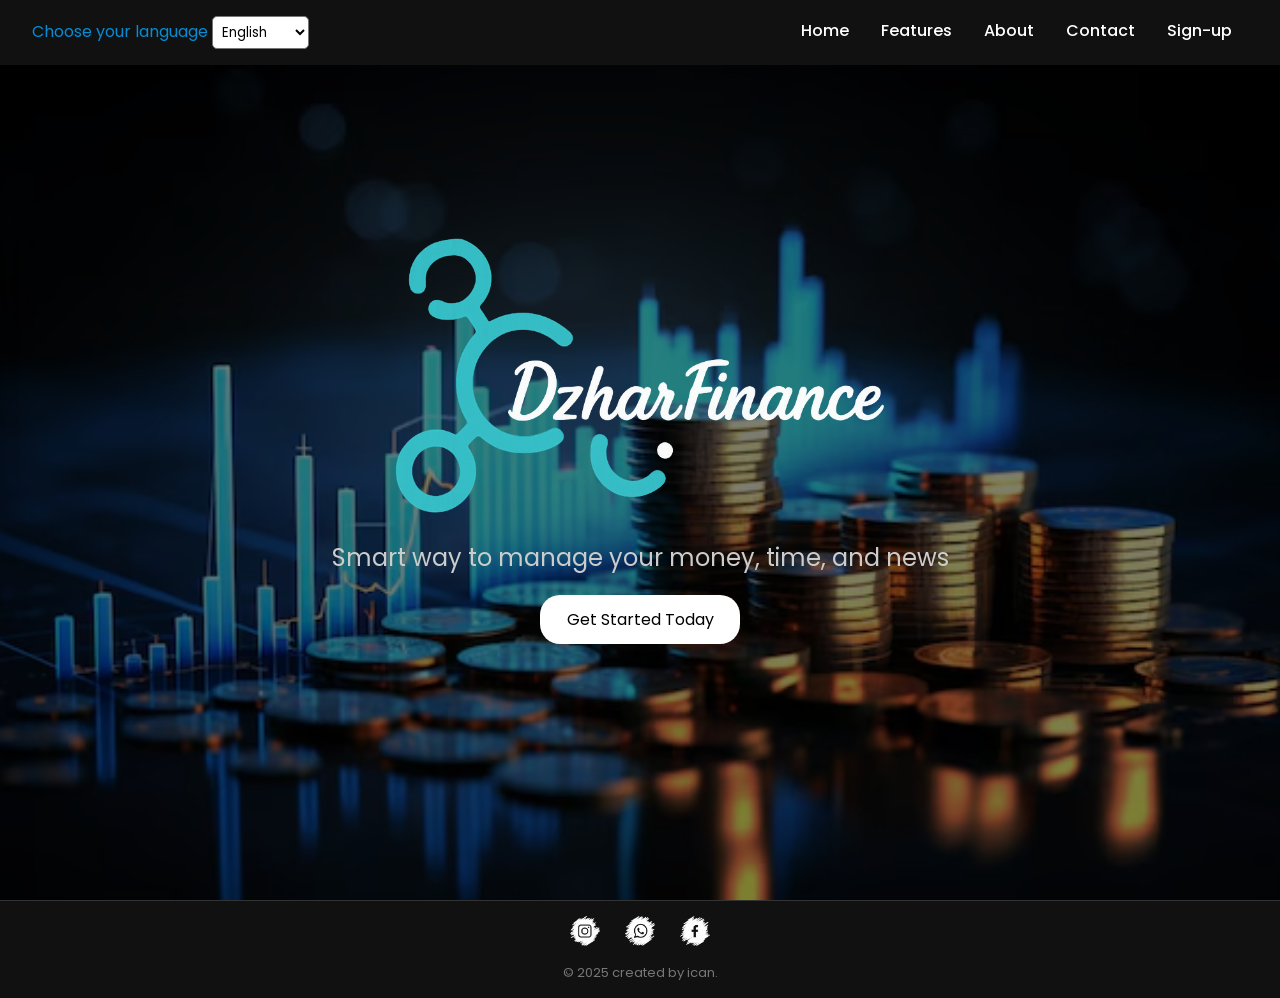
<file: index.html>
<!DOCTYPE html>
<html lang="en">
  <head>
    <meta charset="UTF-8" />
    <meta name="viewport" content="width=device-width, initial-scale=1.0"/>
    <link rel="icon" type="png" href="assets/mk.png" sizes="64x64">
    <title>DzharFinance</title>
    <link href="https://fonts.googleapis.com/css2?family=Material+Symbols+Outlined" rel="stylesheet" />
    <link href="https://fonts.googleapis.com/icon?family=Material+Icons" rel="stylesheet">
    <link href="https://fonts.googleapis.com/css2?family=Poppins:wght@400;500;600;700&display=swap" rel="stylesheet">
    <link rel="stylesheet" href="css/style.css" />
  </head>

  <body>
    <header class="topbar">
      <div class="language-select">
      <label for="language" id="choose">Choose your language</label>
        <select id="languageSelector">
            <option value="English">English</option>
            <option value="Indonesia">Indonesia</option>
        </select>
      </div>
      <nav class="nav-links" id="navLinks">
        <a href="#heroSection" id="home">Home</a>
        <a href="#scroll" id="fiturr">Features</a>
        <a href="#can" id="aboutt">About</a>
        <a href="#apps" id="contact">Contact</a>
        <a href="html/register.html" class="sign-in" id="btnSignIn">Sign-up</a>
      </nav>
      <div class="burger" id="burger">
        <div class="line1"></div>
        <div class="line2"></div>
        <div class="line3"></div>
      </div>
    </header>

  <section id="heroSection" class="hero" >
    <div class="overlay"></div>
      <div  class="hero-content">
        <figure>
          <img src="assets/logooo.png" alt="logo">
          <figcaption class="tagline" id="subText">Smart way to manage your money, time, and news</figcaption>
        </figure>
        <a href="html/login.html" class="btn-link" id="btnLink">Get Started Today</a>
      </div>
  </section>

  <section id="whyChoose" class="login-hidden hidden" >
    <div class="content">
      <div class="why-container">
        <div class="why-left">
          <h2 id="whyText">Why Choose DzharFinance?</h2>
          <p id="contentText">
            Empower your financial decisions with <b>DzharFinance</b> — the smart solution for managing your money, time, and staying updated with the latest news.
            <br>
            Our innovative platform integrates accounting tools with real-time news updates and time management features, ensuring you have everything you need at your fingertips.
            <br>
            Whether you're an individual or a business owner, our tailored services help you simplify your financial life and make informed decisions with confidence.
          </p>
        </div>
        <div class="why-right">
         <video autoplay muted loop playsinline>
          <source src="assets/hihi.mp4" type="video/mp4" />
        Your browser does not support the video tag.
        </video>
      </div>
      </div>

      <h1 id="scroll"></h1>
      <h2 class="textfitur" id="fitur">Feature</h2>
       <div class="features">
        <div class="feature-card">
          <span class="material-symbols-outlined">savings</span>
          <a id="a" href="html/dashboard.html"><h3>Manage Finances</h3></a>
          <p id="b">Record your expenses and income for better control.</p>
        </div>
        <div class="feature-card">
          <span class="material-symbols-outlined">schedule</span>
          <a id="c" href="html/reminder.html"><h3>Time Management</h3></a>
          <p id="d">Manage your daily schedule and routines with ease.</p>
        </div>
        <div class="feature-card">
          <span class="material-symbols-outlined">cloud</span>
          <a id="e" href="html/weather.html"><h3>Weather Updates</h3></a>
          <p id="f">See daily weather forecasts directly from your dashboard.</p>
        </div>
        <div class="feature-card">
          <span class="material-symbols-outlined">newspaper</span>
          <a id="g" href="html/news.html"><h3>Latest News</h3></a>
          <p id="h">Get relevant, up-to-date news every day.</p>
        </div>
      </div>
  
      <div id="About" class="login-hidden hidden">
        <div class="about-container">
          <div class="about-img">
            <img src="assets/seiha.png" alt="About DzharFinance" />
          </div>
          <div class="about-text">
            <h2 id="can">About</h2>
            <p id="aboutText">
              <b>DzharFinance</b> was created for you who want a more organized and efficient life.<br>
              Here, you can record expenses, manage your schedule, and even see the latest weather and news updates — all in one simple web app with a cool look.<br>
              It's perfect for students, university students, freelancers, or anyone who wants a more structured life. Let's start managing your life with <b>DzharFinance</b>!
            </p>
          </div>
        </div>

      <button id="logoutBtn" class="hidden">Logout</button>
      </div>
    </div>
  </section>


<footer class="app-footer">
  <div class="social-apps" id="apps">
    <a href="https://www.instagram.com/dzhar.hrahap" target="_blank">
      <img src="assets/ig.png" alt="Instagram" class="icon-app" />
    </a>
    <a href="https://wa.me/628123456789?text=Halo%20saya%20ingin%20bertanya" target="_blank">
      <img src="assets/wa.png" alt="WhatsApp" class="icon-app" />
    </a>
    <a href="https://www.facebook.com/izhar.syafawi.harahap" target="_blank">
      <img src="assets/fb.png" alt="Facebook" class="icon-app" />
    </a>
  </div>
  <div class="copyright">
    &copy; 2025 created by ican.
  </div>
</footer>

  <!-- Loading Screen -->
  <div id="loadingScreen" class="loading-screen hidden">
    <video id="loadingVideo" autoplay muted>
      <source src="assets/vvid.mp4" type="video/mp4" />
    </video>
    <span class="loading-text">Loading...</span>
  </div>
  <script src="js/script.js"></script>

</body>
</html>
</file>
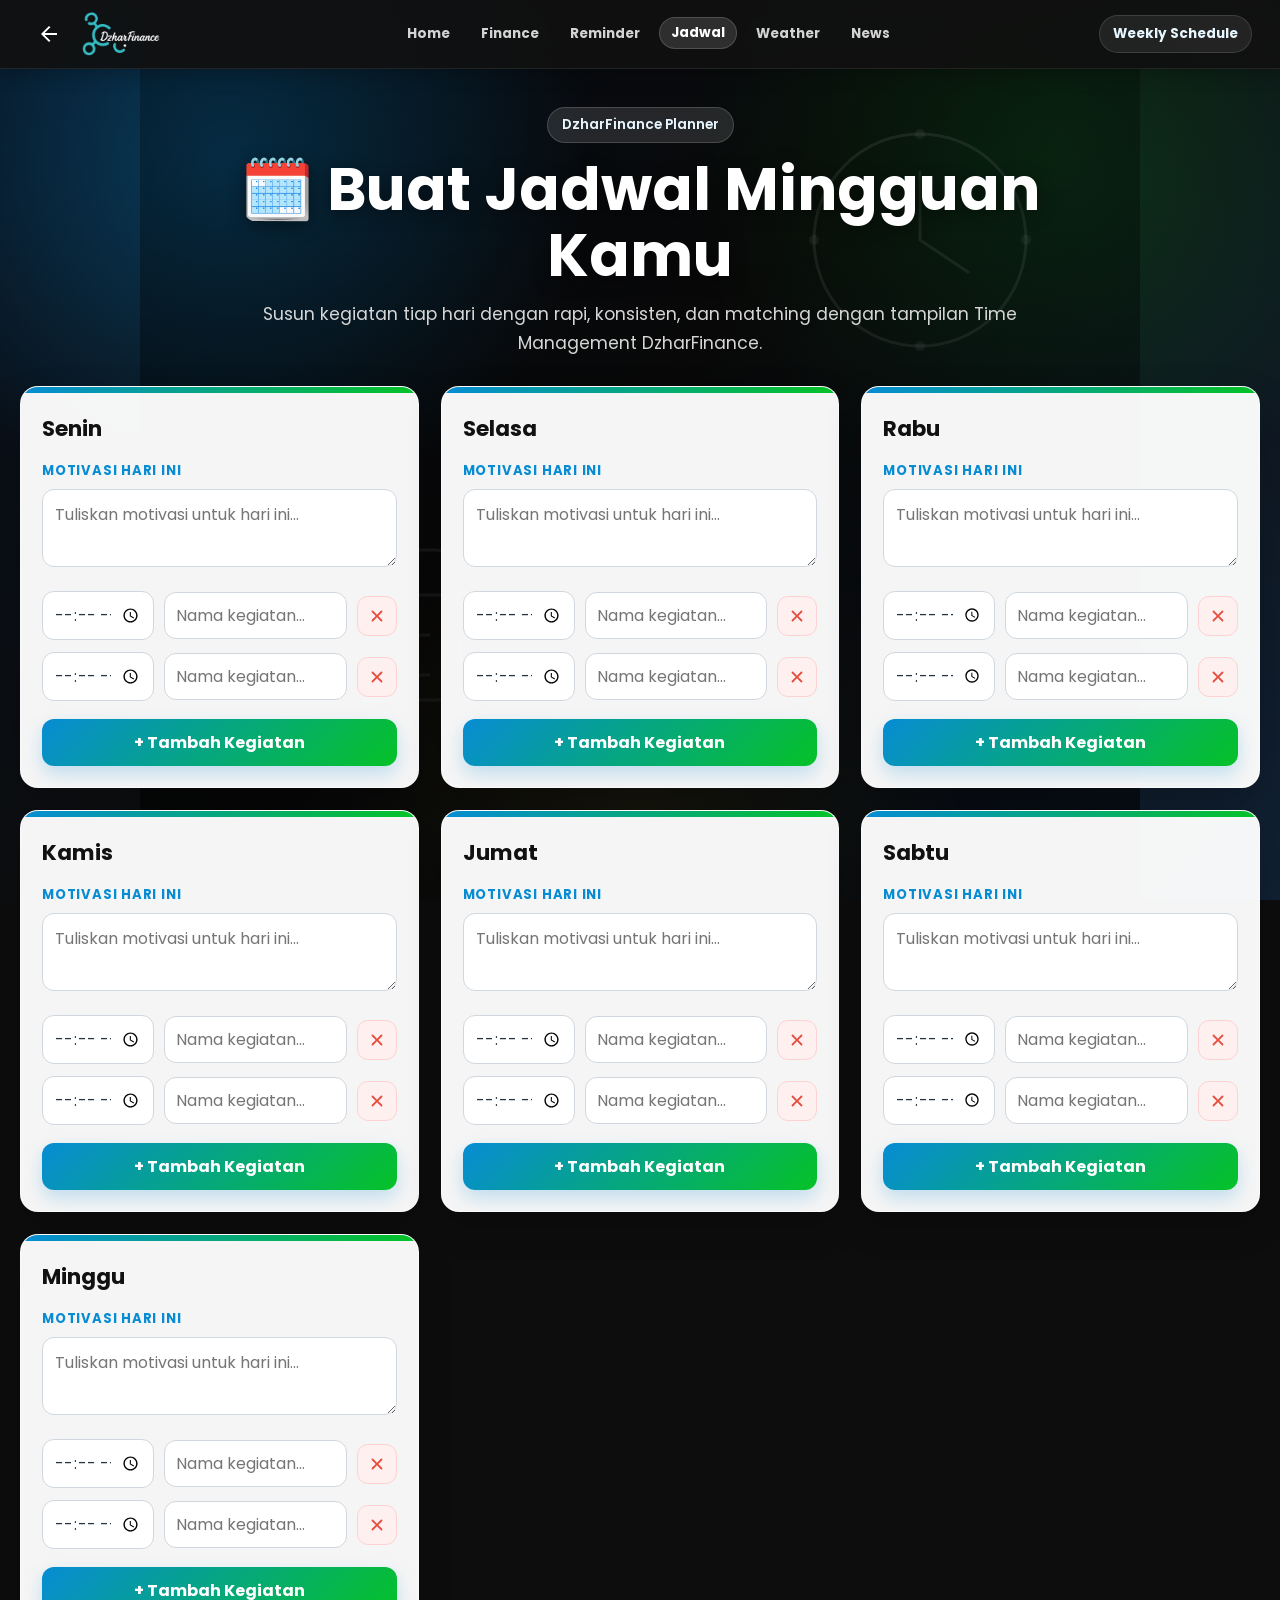
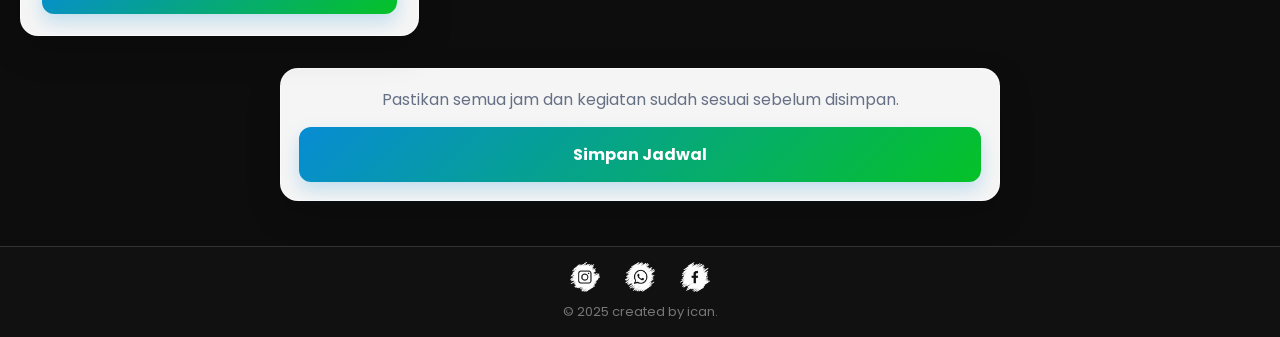
<file: html/jadwal.html>
<!DOCTYPE html>
<html lang="id">
<head>
  <meta charset="UTF-8" />
  <meta name="viewport" content="width=device-width, initial-scale=1.0" />
  <link rel="icon" type="image/png" href="../assets/mk.png" sizes="64x64">
  <title>DzharFinance - Jadwal Mingguan</title>

  <link rel="preconnect" href="https://fonts.googleapis.com">
  <link rel="preconnect" href="https://fonts.gstatic.com" crossorigin>
  <link href="https://fonts.googleapis.com/css2?family=Poppins:wght@400;500;600;700&display=swap" rel="stylesheet">
  <link rel="stylesheet" href="../css/jadwal.css" />
</head>
<body>
  <header class="dashboard-topbar">
    <div class="logo">
      <a href="reminder.html" class="back-btn" aria-label="Kembali ke reminder">
        <img src="../assets/arrow.png" alt="back">
      </a>
      <img src="../assets/logooo.png" alt="DzharFinance Logo" class="dashboard-logo">
    </div>
    <nav class="app-nav" aria-label="Navigasi halaman">
      <a href="../index.html">Home</a>
      <a href="dashboard.html">Finance</a>
      <a href="reminder.html">Reminder</a>
      <a href="jadwal.html" class="active">Jadwal</a>
      <a href="weather.html">Weather</a>
      <a href="news.html">News</a>
    </nav>
    <span class="topbar-badge">Weekly Schedule</span>
  </header>

  <nav class="mobile-bottom-nav" aria-label="Navigasi mobile">
    <a href="../index.html"><span>🏠</span><small>Home</small></a>
    <a href="dashboard.html"><span>💰</span><small>Finance</small></a>
    <a href="reminder.html"><span>⏰</span><small>Reminder</small></a>
    <a href="jadwal.html" class="active"><span>🗓️</span><small>Jadwal</small></a>
    <a href="weather.html"><span>☁️</span><small>Weather</small></a>
    <a href="news.html"><span>📰</span><small>News</small></a>
  </nav>


  <main class="container">
    <section class="jadwal-hero">
      <span class="hero-badge">DzharFinance Planner</span>
      <h1>🗓️ Buat Jadwal Mingguan Kamu</h1>
      <p>Susun kegiatan tiap hari dengan rapi, konsisten, dan matching dengan tampilan Time Management DzharFinance.</p>
    </section>

    <form id="jadwalForm" class="jadwal-form">
      <div class="hari-wrapper" id="hariWrapper"></div>

      <div class="save-panel">
        <p>Pastikan semua jam dan kegiatan sudah sesuai sebelum disimpan.</p>
        <button type="submit" class="btn-simpan" id="saveScheduleBtn">Simpan Jadwal</button>
      </div>
    </form>

    <div id="hasilTampilan"></div>
  </main>

  <div id="customPopup" class="popup-overlay hidden" aria-hidden="true">
    <div class="popup-content" role="dialog" aria-modal="true">
      <div id="popupIcon" class="popup-icon">✅</div>
      <h3 id="popupTitle">Berhasil</h3>
      <p id="popupMessage">Jadwal berhasil disimpan!</p>
      <button id="popupButton" class="popup-btn" type="button">OK</button>
    </div>
  </div>

  <footer class="app-footer">
    <div class="social-apps">
      <a href="https://www.instagram.com/dzhar.hrahap" target="_blank" rel="noopener noreferrer">
        <img src="../assets/ig.png" alt="Instagram" class="icon-app" />
      </a>
      <a href="https://wa.me/628123456789?text=Halo%20saya%20ingin%20bertanya" target="_blank" rel="noopener noreferrer">
        <img src="../assets/wa.png" alt="WhatsApp" class="icon-app" />
      </a>
      <a href="https://www.facebook.com/izhar.syafawi.harahap" target="_blank" rel="noopener noreferrer">
        <img src="../assets/fb.png" alt="Facebook" class="icon-app" />
      </a>
    </div>
    <div class="copyright">
      &copy; 2025 created by ican.
    </div>
  </footer>

  <script src="../js/jadwal.js"></script>
</body>
</html>
</file>
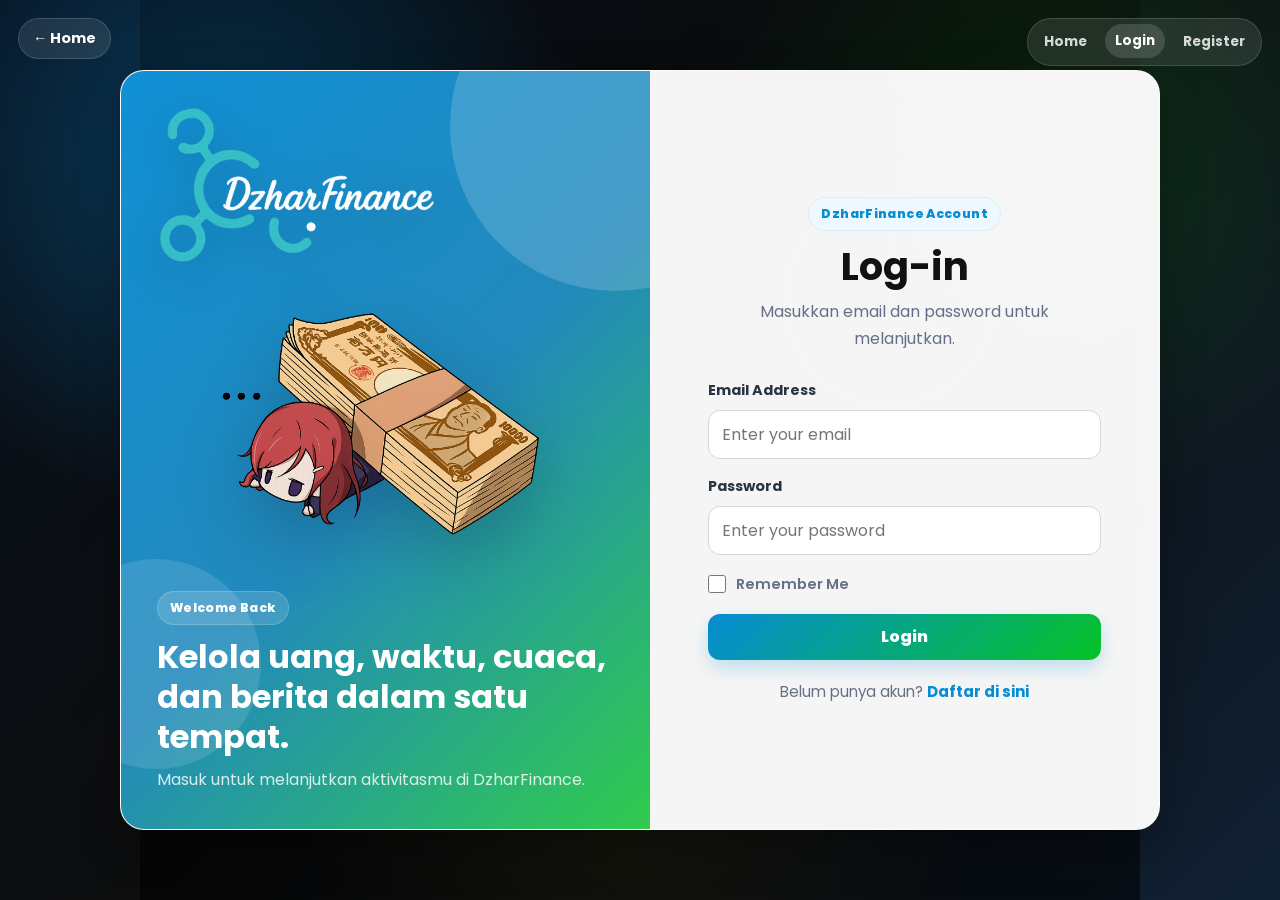
<file: html/login.html>
<!DOCTYPE html>
<html lang="id">
<head>
  <meta charset="UTF-8" />
  <meta name="viewport" content="width=device-width, initial-scale=1.0" />
  <link rel="icon" type="image/png" href="../assets/mk.png" sizes="64x64">
  <title>DzharFinance - Login</title>

  <link rel="preconnect" href="https://fonts.googleapis.com">
  <link rel="preconnect" href="https://fonts.gstatic.com" crossorigin>
  <link href="https://fonts.googleapis.com/css2?family=Poppins:wght@400;500;600;700&display=swap" rel="stylesheet">
  <link rel="stylesheet" href="../css/login.css" />
</head>
<body>
  <main class="auth-page">
    <a href="../index.html" class="home-link" aria-label="Kembali ke homepage">← Home</a>
    <nav class="auth-nav" aria-label="Navigasi auth">
      <a href="../index.html">Home</a>
      <a href="login.html" class="active">Login</a>
      <a href="register.html">Register</a>
    </nav>

    <section class="auth-container">
      <aside class="auth-left">
        <img src="../assets/logooo.png" alt="DzharFinance Logo" class="auth-logo">
        <div class="illustration-wrap">
          <img src="../assets/img.png" alt="Ilustrasi login DzharFinance" class="auth-illustration">
        </div>
        <div class="auth-copy">
          <span>Welcome Back</span>
          <h1>Kelola uang, waktu, cuaca, dan berita dalam satu tempat.</h1>
          <p>Masuk untuk melanjutkan aktivitasmu di DzharFinance.</p>
        </div>
      </aside>

      <section class="auth-right">
        <div class="mobile-brand">
          <img src="../assets/logooo.png" alt="DzharFinance Logo">
        </div>

        <span class="auth-badge">DzharFinance Account</span>
        <h2>Log-in</h2>
        <p class="auth-subtitle">Masukkan email dan password untuk melanjutkan.</p>

        <form id="loginForm">
          <label for="email">Email Address</label>
          <input type="email" id="email" placeholder="Enter your email" required autocomplete="email" />

          <label for="password">Password</label>
          <input type="password" id="password" placeholder="Enter your password" required autocomplete="current-password" />

          <div class="remember">
            <input type="checkbox" id="remember" />
            <label for="remember">Remember Me</label>
          </div>

          <button type="submit" id="loginBtn">Login</button>
        </form>

        <p class="register-link">
          Belum punya akun? <a href="register.html"><b>Daftar di sini</b></a>
        </p>
      </section>
    </section>
  </main>

  <script src="../js/login.js"></script>
</body>
</html>
</file>
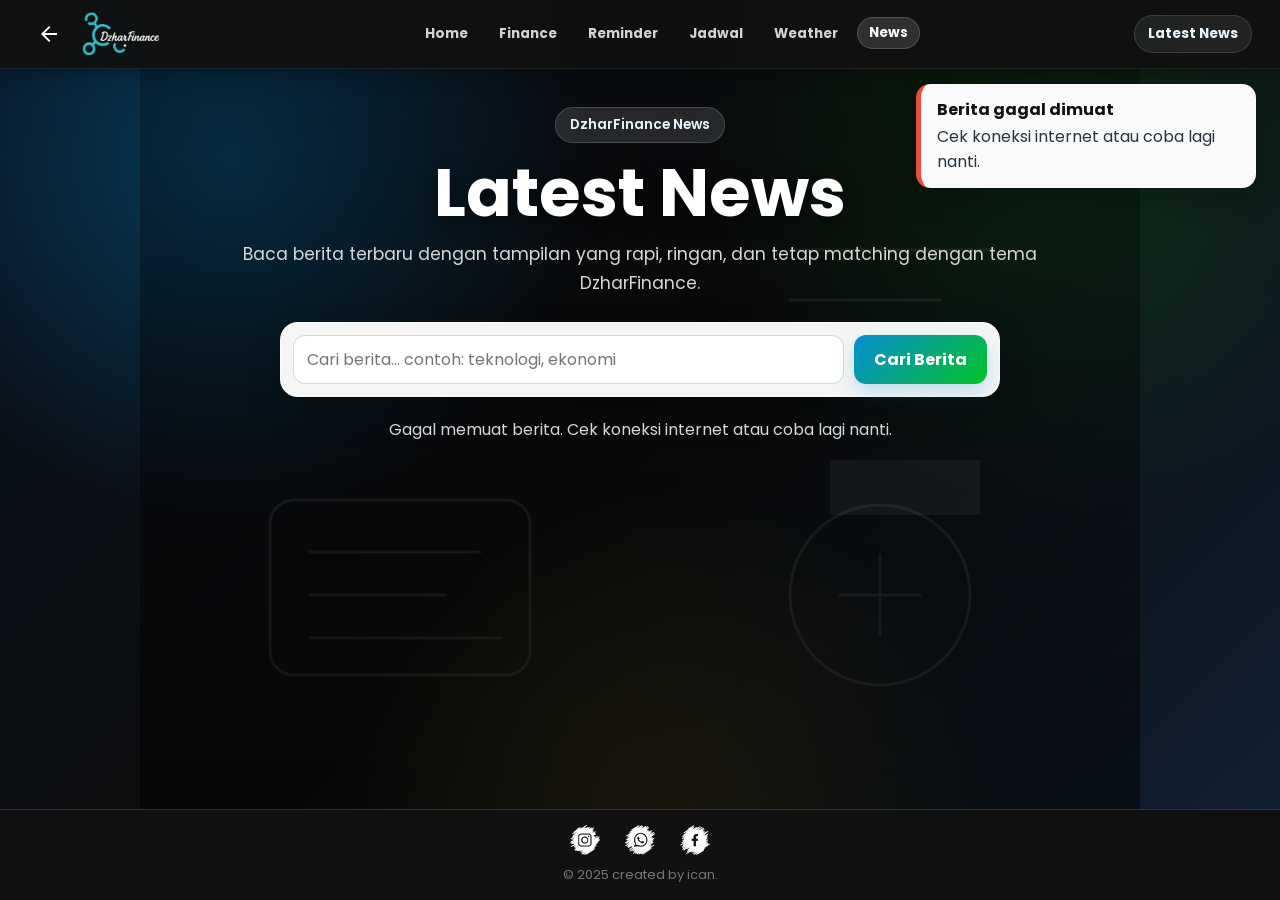
<file: html/news.html>
<!DOCTYPE html>
<html lang="id">
<head>
  <meta charset="UTF-8" />
  <meta name="viewport" content="width=device-width, initial-scale=1.0" />
  <link rel="icon" type="image/png" href="../assets/mk.png" sizes="64x64">
  <title>DzharFinance - Latest News</title>

  <link rel="preconnect" href="https://fonts.googleapis.com">
  <link rel="preconnect" href="https://fonts.gstatic.com" crossorigin>
  <link href="https://fonts.googleapis.com/css2?family=Poppins:wght@400;500;600;700&display=swap" rel="stylesheet">
  <link rel="stylesheet" href="../css/news.css">
</head>
<body>
  <header class="dashboard-topbar">
    <div class="logo">
      <a href="../index.html" class="back-btn" aria-label="Kembali ke homepage">
        <img src="../assets/arrow.png" alt="back">
      </a>
      <img src="../assets/logooo.png" alt="DzharFinance Logo" class="dashboard-logo">
    </div>
    <nav class="app-nav" aria-label="Navigasi halaman">
      <a href="../index.html">Home</a>
      <a href="dashboard.html">Finance</a>
      <a href="reminder.html">Reminder</a>
      <a href="jadwal.html">Jadwal</a>
      <a href="weather.html">Weather</a>
      <a href="news.html" class="active">News</a>
    </nav>
    <span class="topbar-badge">Latest News</span>
  </header>

  <nav class="mobile-bottom-nav" aria-label="Navigasi mobile">
    <a href="../index.html"><span>🏠</span><small>Home</small></a>
    <a href="dashboard.html"><span>💰</span><small>Finance</small></a>
    <a href="reminder.html"><span>⏰</span><small>Reminder</small></a>
    <a href="jadwal.html"><span>🗓️</span><small>Jadwal</small></a>
    <a href="weather.html"><span>☁️</span><small>Weather</small></a>
    <a href="news.html" class="active"><span>📰</span><small>News</small></a>
  </nav>


  <main class="news-page">
    <section class="news-hero">
      <span class="hero-badge">DzharFinance News</span>
      <h1>Latest News</h1>
      <p>Baca berita terbaru dengan tampilan yang rapi, ringan, dan tetap matching dengan tema DzharFinance.</p>
    </section>

    <form class="news-search" id="newsSearchForm">
      <input type="text" id="search-input" placeholder="Cari berita... contoh: teknologi, ekonomi" autocomplete="off">
      <button type="submit" id="searchBtn">Cari Berita</button>
    </form>

    <section class="news-status" id="newsStatus" aria-live="polite"></section>

    <section id="news-container" class="news-grid" aria-label="Daftar berita"></section>

    <div id="loading-spinner" aria-label="Memuat berita"></div>
  </main>

  <footer class="app-footer">
    <div class="social-apps">
      <a href="https://www.instagram.com/dzhar.hrahap" target="_blank" rel="noopener noreferrer">
        <img src="../assets/ig.png" alt="Instagram" class="icon-app" />
      </a>
      <a href="https://wa.me/628123456789?text=Halo%20saya%20ingin%20bertanya" target="_blank" rel="noopener noreferrer">
        <img src="../assets/wa.png" alt="WhatsApp" class="icon-app" />
      </a>
      <a href="https://www.facebook.com/izhar.syafawi.harahap" target="_blank" rel="noopener noreferrer">
        <img src="../assets/fb.png" alt="Facebook" class="icon-app" />
      </a>
    </div>
    <div class="copyright">
      &copy; 2025 created by ican.
    </div>
  </footer>

  <script src="../js/news.js"></script>
</body>
</html>
</file>
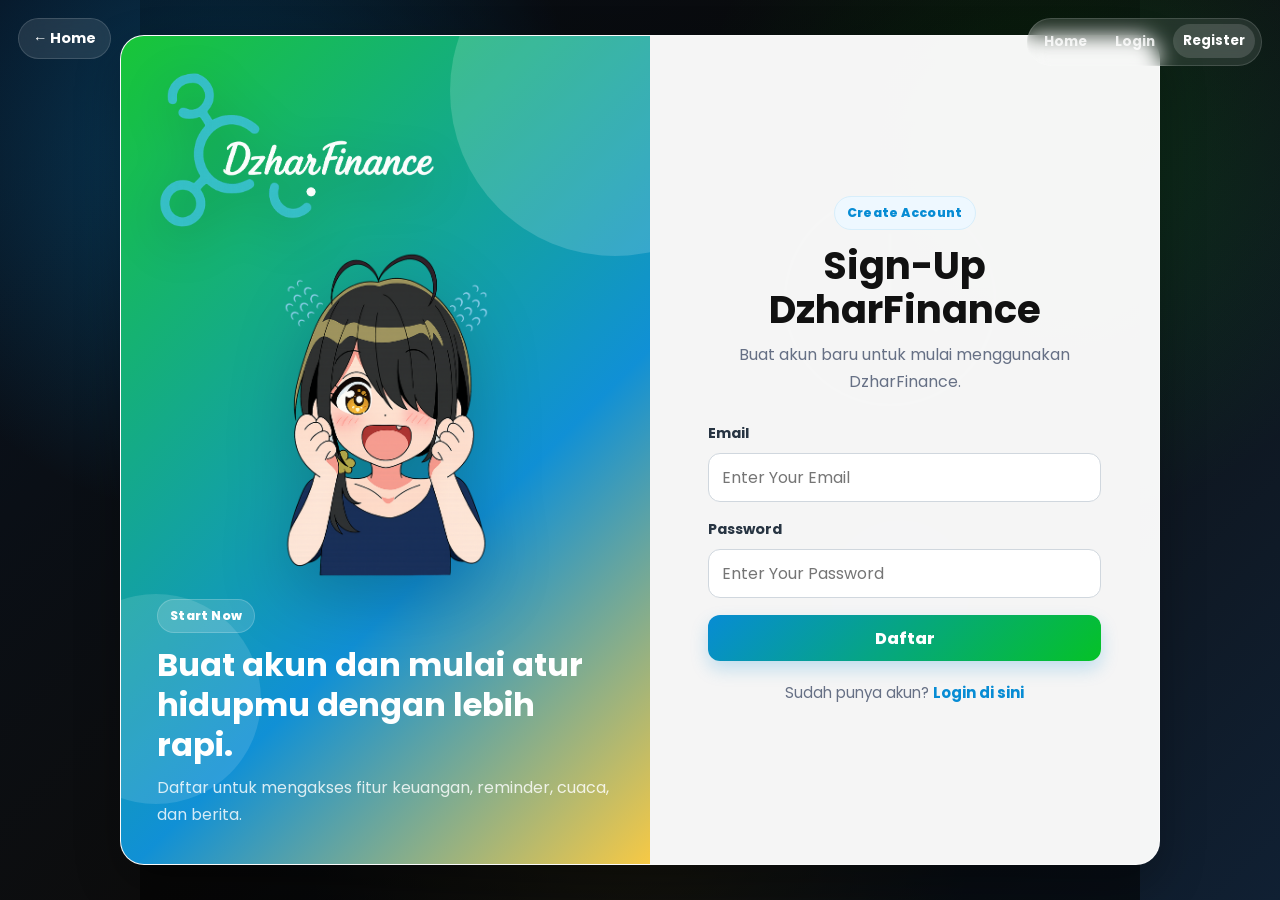
<file: html/register.html>
<!DOCTYPE html>
<html lang="id">
<head>
  <meta charset="UTF-8" />
  <meta name="viewport" content="width=device-width, initial-scale=1.0" />
  <link rel="icon" type="image/png" href="../assets/mk.png" sizes="64x64">
  <title>DzharFinance - Register</title>

  <link rel="preconnect" href="https://fonts.googleapis.com">
  <link rel="preconnect" href="https://fonts.gstatic.com" crossorigin>
  <link href="https://fonts.googleapis.com/css2?family=Poppins:wght@400;500;600;700&display=swap" rel="stylesheet">
  <link rel="stylesheet" href="../css/register.css" />
</head>
<body>
  <main class="auth-page">
    <a href="../index.html" class="home-link" aria-label="Kembali ke homepage">← Home</a>
    <nav class="auth-nav" aria-label="Navigasi auth">
      <a href="../index.html">Home</a>
      <a href="login.html">Login</a>
      <a href="register.html" class="active">Register</a>
    </nav>

    <section class="auth-container">
      <aside class="auth-left register-left">
        <img src="../assets/logooo.png" alt="DzharFinance Logo" class="auth-logo">
        <div class="illustration-wrap">
          <img src="../assets/kotonoo.png" alt="Ilustrasi register DzharFinance" class="auth-illustration kotono">
        </div>
        <div class="auth-copy">
          <span>Start Now</span>
          <h1>Buat akun dan mulai atur hidupmu dengan lebih rapi.</h1>
          <p>Daftar untuk mengakses fitur keuangan, reminder, cuaca, dan berita.</p>
        </div>
      </aside>

      <section class="auth-right">
        <div class="mobile-brand">
          <img src="../assets/logooo.png" alt="DzharFinance Logo">
        </div>

        <span class="auth-badge">Create Account</span>
        <h2>Sign-Up<br>DzharFinance</h2>
        <p class="auth-subtitle">Buat akun baru untuk mulai menggunakan DzharFinance.</p>

        <form id="registerForm">
          <label for="email">Email</label>
          <input type="email" id="email" placeholder="Enter Your Email" required autocomplete="email" />

          <label for="password">Password</label>
          <input type="password" id="password" placeholder="Enter Your Password" required autocomplete="new-password" />

          <button type="submit" id="registerBtn">Daftar</button>
        </form>

        <p class="register-link">
          Sudah punya akun? <a href="login.html"><b>Login di sini</b></a>
        </p>
      </section>
    </section>
  </main>

  <script src="../js/register.js"></script>
</body>
</html>
</file>
<file: css/style.css>
/* ============================
   RESET DAN DASAR
============================ */
* {
  margin: 0;
  padding: 0;
  box-sizing: border-box;
  font-family: 'Poppins', sans-serif;
  scroll-behavior: smooth; /* Halus saat scroll */
}

body {
  background: #0d0d0d; /* Latar belakang gelap */
  color: #fff;         /* Warna teks default putih */
  overflow-x: hidden;  /* Hilangkan scroll horizontal */
}

/* Margin bawah khusus id tertentu */
#scroll {
  margin-bottom: 60px;
}

/* ============================
   BAGIAN CONTENT DAN ABOUT
============================ */
.content, .about {
  background-color: #ffffff;
  padding: 30px 20px;
  text-align: center;
  border: #0d0d0d;
}

.content h2, .about h2 {
  font-size: 32px;
  margin-bottom: 20px;
  color: #222;
}

.content p, .about p {
  max-width: 800px;
  margin: 0 auto;
  font-size: 18px;
  line-height: 1.8;
  color: #444;
}

.textfitur {
  margin: 40px;
}

.why-container {
  display: flex;
  justify-content: space-between;
  align-items: center;
  gap: 30px;
  padding: 60px 20px;
  flex-wrap: wrap;
}

.why-left {
  flex: 1 1 55%;
}

.why-right {
  flex: 1 1 40%;
  text-align: center;
}

.why-right video {
  max-width: 80%;
  height: auto;
  border-radius: 12px;
}

.about-container {
  display: flex;
  align-items: center;
  gap: 40px;
  padding: 60px 20px;
  flex-wrap: wrap;
  justify-content: center;
}

.about-img {
  flex: 1 1 40%;
  text-align: center;
}

.about-img img {
  max-width: 70%;
  height: auto;
  border-radius: 12px;
}

.about-text {
  flex: 1 1 55%;
  max-width: 600px;
}

.about-text h2 {
  font-size: 2rem;
  margin-bottom: 20px;
  text-align: left;
}

#aboutText {
  line-height: 1.6;
  font-size: 1rem;
  color: #333;
  text-align: left;
}



@media (max-width: 768px) {
  .why-container {
    flex-direction: column;
    text-align: center;
  }

  .why-left, .why-right {
    flex: 1 1 100%;
  }
}


/* ============================
   FITUR (GRID CARD)
============================ */
.features {
  display: grid;
  grid-template-columns: repeat(auto-fit, minmax(220px, 1fr));
  gap: 30px;
  max-width: 1000px;
  margin: 0 auto;
  background-color: white;
}

.feature-card {
  background-color: #f9f9f9;
  padding: 25px;
  border-radius: 15px;
  box-shadow: 0 4px 12px rgba(0, 0, 0, 0.08);
  transition: transform 0.3s ease;
}

.feature-card:hover {
  transform: translateY(-5px); /* Efek melayang */
}

.feature-card .material-symbols-outlined {
  font-size: 40px;
  color: #f7b801;
  margin-bottom: 10px;
}

.feature-card h3,.feature-card a {
  font-size: 20px;
  margin: 10px 0 5px;
  color: #333;
  text-decoration: none;
  font-weight: 500;
  display: flex;
  justify-content: center;
  align-items: center;
}

.feature-card p {
  font-size: 14px;
  color: #666;
}

/* ============================
   ABOUT SECTION
============================ */
.about-section p {
  max-width: 800px;
  margin: 0 auto;
  font-size: 16px;
  color: #444;
  line-height: 1.8;
}

/* ============================
   TOPBAR & NAVIGASI
============================ */
.topbar {
  display: flex;
  justify-content: space-between;
  padding: 1rem 2rem;
  align-items: center;
  background: #111;
  position: fixed;
  z-index: 999;
  top: 0;
  left: 0;
  width: 100%;
}

#languageSelector{
  border-radius: 5px;
  padding: 5px;
  background-color: white;
}

.language-select label{
  color: #078cd4;
}

.nav-links{
  display: flex;
  align-items: center;
}

.nav-links a {
  position: relative;
  text-decoration: none;
  color: white;
  margin: 0 1rem;
  padding-bottom: 5px;
  transition: color 0.3s ease;
  font-weight: 500;
  font-size: medium;
}

.nav-links a::after {
  content: "";
  position: absolute;
  width: 0%;
  height: 2px;
  background-color: white;
  bottom: 0;
  left: 0;
  transition: width 0.3s ease;
  
}

.nav-links a:hover::after {
  width: 100%;
}

.nav-links a:hover {
  color: #078cd4;
}



/* ============================
   FOOTER
============================ */
.app-footer {
  background-color: #111;
  color: #ccc;
  padding: 15px 10px;
  text-align: center;
  border-top: 1px solid #333;
}

.social-apps {
  display: flex;
  justify-content: center;
  gap: 25px;
  margin-bottom: 10px;
}

.icon-app {
  width: 30px;
  height: 30px;
  transition: transform 0.3s ease;
  filter: brightness(0) invert(1);
}

.icon-app:hover {
  transform: scale(1.2);
}

.app-footer .copyright {
  font-size: 13px;
  color: #777;
}

/* ============================
   HERO SECTION
============================ */
.hero {
  position: relative;
  height: 100vh;
  transition: background-image 1s ease-in-out;
  background-size: cover;
  background-position: center;
  display: flex;
  align-items: center;
  justify-content: center;
  text-align: center;
  overflow: hidden;
  flex-direction: column;
  padding: 80px 20px;
}

.hero .overlay {
  position: absolute;
  top: 0;
  left: 0;
  width: 100%;
  height: 100%;
  background: rgba(0, 0, 0, 0.5); 
  z-index: 1;
}

.hero h1,
.hero h2,
.hero p {
  z-index: 2;
  position: relative;
  color: white;
}

.hero img {
  height: auto;
  width: 100%;
  max-width: 500px;
}

.hero-content {
  position: relative;
  z-index: 2;
  padding: 20px;
}

.hero h1 {
  font-size: 5rem;
  font-weight: bold;
}

.tagline {
  font-size: 1.5rem;
  margin-top: 1rem;
  color: #ccc;
}

/* ============================
   TOMBOL (BUTTON)
============================ */
.btn-link {
  display: inline-block;
  background-color: white;
  color: black;
  border-radius: 20px;
  padding: 12px 24px;
  margin-top: 20px;
  cursor: pointer;
  transition: background-color 0.3s ease, transform 0.2s ease;
  text-decoration: none;
  width: 200px;
  align-content: center;
  margin: 20px auto;
}

.btn-link:hover {
  background-color: #05c227;
  color: #000;
  transform: translateY(-2px);
}


button {
  background-color: #c73934; /* Merah */
  color: white;
  padding: 10px 20px;
  border: none;
  border-radius: 8px;
  font-size: 16px;
  font-weight: 500;
  cursor: pointer;
  transition: background-color 0.3s ease, transform 0.2s ease;
}

button:hover {
  background-color: #4bb450; /* Hijau */
  transform: translateY(-2px);
  box-shadow: 0px 4px 6px rgba(0, 0, 0, 0.2);
}

button:active {
  transform: translateY(0);
}

/* ============================
   BURGER MENU (MOBILE)
============================ */
.burger {
  display: none;
  cursor: pointer;
}

.burger div {
  width: 25px;
  height: 3px;
  background-color: white;
  margin: 5px;
  transition: all 0.3s ease;
}

/* ============================
   LOADING SCREEN
============================ */
.loading-screen {
  position: fixed;
  top: 0; left: 0;
  width: 100%; height: 100%;
  background: #000;
  display: flex;
  justify-content: center;
  align-items: center;
  z-index: 9999;
}
.loading-screen video {
  width: 99%;
  max-height: 100vh;
  object-fit: cover;
}

.hidden {
  display: none !important;
}

.loading-text {
  position: absolute;
  bottom: 30px; /* posisinya di bawah video */
  left: 50%;
  transform: translateX(-50%);
  font-size: 24px;
  color: white;
  text-shadow: 0 0 5px rgba(0,0,0,0.7);
  animation: blink 1s infinite;
}

@keyframes blink {
  0%, 100% { opacity: 1; }
  50% { opacity: 0; }
}


/* ============================
   RESPONSIVE
============================ */
@media screen and (max-width: 768px) {
  .topbar {
    flex-direction: column;
    align-items: flex-start;
    padding: 1rem;
  }

  .nav-links a {
    margin: 0.5rem 0;
  }

  .hero h1 {
    font-size: 2.5rem;
  }

  .tagline {
    font-size: 1rem;
  }

  .btn-link {
    padding: 10px 20px;
    font-size: 14px;
  }

  .features {
    grid-template-columns: 1fr;
  }

  .nav-links {
    margin-top: 1rem;
    display: none;
    position: absolute;
    left: 0;
    top: 75%;
    background-color: #111;
    flex-direction: column;
    width: 150px;
    transform: translateX(10px);
    transition: all 0.3s ease;
    border-radius: 10px;
    z-index: 999;
    align-items: center;
  }

  .nav-links.active {
    transform: translateX(0);
    display: flex;
  }

  .burger {
    display: block;
  }

  .why-container {
    flex-direction: column;
    text-align: center;
  }
}

/* =====================================================
   FINAL HOMEPAGE RESPONSIVE FIX
   Mobile: background slider tidak ke-crop parah, konten mengecil,
   feature card compact, section lain lebih enak di HP.
===================================================== */
img, video { max-width: 100%; height: auto; }

/* Desktop polish agar tetap rapi */
.hero {
  background-repeat: no-repeat;
  background-size: cover;
  background-position: center;
}

.hero-content {
  width: min(920px, 100%);
}

.features {
  padding: 0 14px;
}

/* Tablet */
@media screen and (max-width: 900px) {
  .topbar {
    flex-direction: row !important;
    align-items: center !important;
    justify-content: space-between !important;
    gap: 12px !important;
    padding: 12px 16px !important;
  }

  .language-select {
    display: flex;
    align-items: center;
    gap: 8px;
    min-width: 0;
  }

  .language-select label {
    font-size: .82rem;
    white-space: nowrap;
  }

  #languageSelector {
    max-width: 128px;
    padding: 7px 9px;
  }

  .hero {
    min-height: 82vh;
    height: auto;
    padding: 88px 18px 42px;
    background-position: center center !important;
  }

  .hero img {
    max-width: min(390px, 78vw);
  }

  .tagline {
    font-size: clamp(1rem, 3.2vw, 1.35rem);
    line-height: 1.45;
    max-width: 620px;
    margin-inline: auto;
  }

  .btn-link {
    width: auto;
    min-width: 180px;
    max-width: 100%;
  }

  .content {
    padding: 42px 14px;
  }

  .why-container,
  .about-container {
    padding: 34px 10px;
    gap: 24px;
  }

  .content h2,
  .about h2,
  .textfitur {
    font-size: clamp(1.55rem, 4vw, 2rem);
  }

  .content p,
  .about p {
    font-size: .98rem;
    line-height: 1.75;
  }

  .why-right video,
  .why-right img,
  .about-img img {
    max-width: min(360px, 88vw);
  }

  .features {
    grid-template-columns: repeat(2, minmax(150px, 1fr)) !important;
    gap: 14px;
    max-width: 680px;
  }

  .feature-card {
    padding: 18px 14px;
    border-radius: 14px;
  }

  .feature-card .material-symbols-outlined {
    font-size: 34px;
    margin-bottom: 6px;
  }

  .feature-card h3,
  .feature-card a {
    font-size: .98rem;
    line-height: 1.25;
  }

  .feature-card p {
    font-size: .82rem;
    line-height: 1.5;
  }
}

/* HP / Smartphone */
@media screen and (max-width: 600px) {
  body {
    overflow-x: hidden;
  }

  .topbar {
    min-height: 58px;
    padding: 9px 12px !important;
  }

  .language-select label {
    display: none;
  }

  #languageSelector {
    max-width: 112px;
    font-size: .78rem;
    padding: 6px 8px;
  }

  .burger {
    display: block !important;
    transform: scale(.86);
  }

  .nav-links {
    top: 58px !important;
    right: 12px !important;
    left: auto !important;
    width: min(230px, calc(100vw - 24px)) !important;
    transform: none !important;
    padding: 12px !important;
    border-radius: 16px !important;
    background: rgba(17,17,17,.96) !important;
    box-shadow: 0 14px 34px rgba(0,0,0,.35);
  }

  .nav-links a {
    width: 100%;
    margin: 0 !important;
    padding: 10px 12px;
    text-align: center;
    border-radius: 12px;
    font-size: .9rem;
  }

  /* Ini inti: background slider dibuat contain supaya gambarnya mengecil dan tidak cuma kena tengahnya */
  .hero {
    min-height: 76vh;
    height: auto;
    padding: 76px 14px 34px;
    background-size: contain !important;
    background-position: center 82px !important;
    background-color: #0d0d0d;
  }

  .hero .overlay {
    background: rgba(0,0,0,.62);
  }

  .hero-content {
    padding: 12px;
    width: 100%;
  }

  .hero-content figure {
    display: grid;
    place-items: center;
    gap: 8px;
  }

  .hero img {
    max-width: min(260px, 72vw);
  }

  .tagline {
    font-size: .96rem;
    line-height: 1.45;
    margin-top: .5rem;
  }

  .btn-link {
    min-width: 160px;
    padding: 10px 16px;
    font-size: .86rem;
    border-radius: 16px;
    margin-top: 16px;
  }

  #scroll {
    margin-bottom: 28px;
  }

  .textfitur {
    margin: 24px 0 18px;
  }

  .content {
    padding: 30px 10px;
  }

  .why-container,
  .about-container {
    padding: 24px 4px;
    gap: 18px;
  }

  .content h2,
  .about h2,
  .textfitur,
  .about-text h2 {
    font-size: 1.45rem;
    margin-bottom: 12px;
    text-align: center;
  }

  .content p,
  .about p,
  #aboutText {
    font-size: .88rem;
    line-height: 1.65;
    text-align: center;
  }

  .why-right video,
  .why-right img,
  .about-img img {
    max-width: min(240px, 72vw);
    border-radius: 14px;
  }

  .features {
    grid-template-columns: repeat(2, minmax(0, 1fr)) !important;
    gap: 10px;
    padding: 0 4px;
  }

  .feature-card {
    padding: 14px 9px;
    border-radius: 13px;
    min-height: 145px;
  }

  .feature-card .material-symbols-outlined {
    font-size: 28px;
    margin-bottom: 4px;
  }

  .feature-card h3,
  .feature-card a {
    font-size: .82rem;
    line-height: 1.2;
    margin: 6px 0 4px;
  }

  .feature-card p {
    font-size: .72rem;
    line-height: 1.38;
  }

  .about-container {
    flex-direction: column;
  }

  .about-img img {
    max-width: min(210px, 70vw);
  }

  .app-footer {
    padding: 14px 10px;
  }

  .social-apps {
    gap: 16px;
  }

  .icon-app {
    width: 26px;
    height: 26px;
  }

  .copyright {
    font-size: 12px;
  }

  .loading-screen video {
    width: 100%;
    height: 100%;
    object-fit: contain;
  }
}

/* HP sangat kecil */
@media screen and (max-width: 380px) {
  .hero {
    min-height: 72vh;
    background-size: 115% auto !important;
    background-position: center 86px !important;
  }

  .hero img {
    max-width: 220px;
  }

  .tagline {
    font-size: .86rem;
  }

  .features {
    gap: 8px;
  }

  .feature-card {
    padding: 12px 7px;
    min-height: 136px;
  }

  .feature-card .material-symbols-outlined {
    font-size: 25px;
  }

  .feature-card h3,
  .feature-card a {
    font-size: .76rem;
  }

  .feature-card p {
    font-size: .68rem;
  }
}

/* =====================================================
   FINAL HOMEPAGE MOBILE CLEAN FIX
   - Hero slider tetap full/rapi (tidak jadi strip hitam)
   - Why Choose dan About tetap berdampingan di HP tapi mengecil
   - Feature cards compact di HP
===================================================== */
@media screen and (max-width: 600px) {
  /* Hero dibuat cover lagi supaya tidak jadi gambar pipih di atas */
  .hero {
    min-height: 78svh !important;
    height: auto !important;
    padding: 78px 14px 34px !important;
    background-size: cover !important;
    background-position: center center !important;
    background-repeat: no-repeat !important;
    background-color: #0d0d0d !important;
  }

  .hero .overlay {
    background: rgba(0, 0, 0, 0.58) !important;
  }

  .hero-content {
    padding: 10px !important;
    width: min(100%, 360px) !important;
    margin-inline: auto !important;
  }

  .hero-content figure {
    display: grid !important;
    place-items: center !important;
    gap: 8px !important;
  }

  .hero img {
    max-width: min(230px, 66vw) !important;
    width: 100% !important;
  }

  .tagline {
    max-width: 310px !important;
    margin: 8px auto 0 !important;
    font-size: .94rem !important;
    line-height: 1.42 !important;
  }

  .btn-link {
    min-width: 150px !important;
    padding: 10px 15px !important;
    font-size: .84rem !important;
    border-radius: 16px !important;
  }

  /* Section content dibuat lebih padat */
  .content {
    padding: 28px 10px !important;
  }

  /* Why Choose: teks dan gif/video tetap samping-sampingan di HP */
  .why-container {
    display: grid !important;
    grid-template-columns: minmax(0, 1.25fr) minmax(96px, .75fr) !important;
    gap: 10px !important;
    align-items: center !important;
    padding: 22px 2px !important;
    text-align: left !important;
  }

  .why-left,
  .why-right {
    min-width: 0 !important;
    flex: initial !important;
    text-align: left !important;
  }

  .why-left h2,
  #whyText {
    font-size: 1.15rem !important;
    line-height: 1.25 !important;
    margin-bottom: 8px !important;
    text-align: left !important;
  }

  .why-left p,
  #contentText {
    font-size: .72rem !important;
    line-height: 1.48 !important;
    text-align: left !important;
  }

  .why-right video,
  .why-right img {
    width: 100% !important;
    max-width: 132px !important;
    border-radius: 12px !important;
    margin-inline: auto !important;
    object-fit: contain !important;
  }

  /* Feature dibuat compact */
  .textfitur {
    margin: 18px 0 14px !important;
    font-size: 1.35rem !important;
  }

  .features {
    grid-template-columns: repeat(2, minmax(0, 1fr)) !important;
    gap: 9px !important;
    padding: 0 2px !important;
  }

  .feature-card {
    padding: 12px 8px !important;
    border-radius: 12px !important;
    min-height: 128px !important;
  }

  .feature-card .material-symbols-outlined {
    font-size: 24px !important;
    margin-bottom: 3px !important;
  }

  .feature-card h3,
  .feature-card a {
    font-size: .74rem !important;
    line-height: 1.18 !important;
    margin: 5px 0 3px !important;
  }

  .feature-card p {
    font-size: .66rem !important;
    line-height: 1.34 !important;
  }

  /* About juga tetap samping-sampingan di HP */
  .about-container {
    display: grid !important;
    grid-template-columns: minmax(92px, .75fr) minmax(0, 1.25fr) !important;
    gap: 10px !important;
    align-items: center !important;
    padding: 24px 2px !important;
    text-align: left !important;
  }

  .about-img,
  .about-text {
    min-width: 0 !important;
    flex: initial !important;
    text-align: left !important;
  }

  .about-img img {
    width: 100% !important;
    max-width: 122px !important;
    border-radius: 12px !important;
    margin-inline: auto !important;
    object-fit: contain !important;
  }

  .about-text h2,
  #can {
    font-size: 1.15rem !important;
    line-height: 1.25 !important;
    margin-bottom: 8px !important;
    text-align: left !important;
  }

  #aboutText {
    font-size: .72rem !important;
    line-height: 1.48 !important;
    text-align: left !important;
  }
}

@media screen and (max-width: 390px) {
  .hero {
    min-height: 74svh !important;
    padding-top: 72px !important;
  }

  .hero img {
    max-width: min(205px, 62vw) !important;
  }

  .tagline {
    font-size: .84rem !important;
    max-width: 280px !important;
  }

  .why-container {
    grid-template-columns: minmax(0, 1.35fr) minmax(82px, .65fr) !important;
    gap: 8px !important;
  }

  .about-container {
    grid-template-columns: minmax(80px, .65fr) minmax(0, 1.35fr) !important;
    gap: 8px !important;
  }

  .why-right video,
  .why-right img,
  .about-img img {
    max-width: 96px !important;
  }

  .why-left h2,
  #whyText,
  .about-text h2,
  #can {
    font-size: 1rem !important;
  }

  .why-left p,
  #contentText,
  #aboutText {
    font-size: .66rem !important;
    line-height: 1.42 !important;
  }

  .feature-card {
    min-height: 118px !important;
    padding: 10px 6px !important;
  }

  .feature-card .material-symbols-outlined {
    font-size: 22px !important;
  }

  .feature-card h3,
  .feature-card a {
    font-size: .68rem !important;
  }

  .feature-card p {
    font-size: .61rem !important;
  }
}

/* =====================================================
   FINAL FIX - FOOTER MENTOK BAWAH DI HOMEPAGE MOBILE
   Kalau section setelah hero masih hidden, footer tetap didorong ke bawah.
===================================================== */
html,
body {
  min-height: 100%;
}

body {
  display: flex;
  flex-direction: column;
  min-height: 100svh;
}

.hero {
  flex: 1 0 auto;
}

.app-footer {
  margin-top: auto;
  flex-shrink: 0;
}

@media screen and (max-width: 600px) {
  body {
    min-height: 100svh;
  }

  /* Karena topbar fixed, hero dibuat mengisi sisa layar sebelum footer */
  .hero {
    min-height: calc(100svh - 96px) !important;
    padding-top: 76px !important;
    padding-bottom: 28px !important;
  }

  .app-footer {
    margin-top: 0 !important;
  }
}
</file>
<file: css/jadwal.css>
/* ============================
   DzharFinance Jadwal Mingguan
   Matching Reminder/Homepage colors: dark topbar, clock-time theme,
   white cards, blue (#078cd4), green (#05c227), yellow (#f7b801)
============================ */
* {
  margin: 0;
  padding: 0;
  box-sizing: border-box;
  scroll-behavior: smooth;
  font-family: 'Poppins', sans-serif;
}

:root {
  --dark: #0d0d0d;
  --topbar: #111;
  --white: #ffffff;
  --soft: #f8f9fa;
  --text: #273442;
  --muted: #667085;
  --blue: #078cd4;
  --green: #05c227;
  --yellow: #f7b801;
  --red: #e74c3c;
  --border: #e4e9f0;
  --card-shadow: 0 14px 35px rgba(0, 0, 0, 0.18);
  --soft-shadow: 0 7px 18px rgba(0, 0, 0, 0.10);
}

html { min-width: 320px; }

body {
  min-height: 100vh;
  color: var(--text);
  display: flex;
  flex-direction: column;
  background: var(--dark);
  position: relative;
  isolation: isolate;
  overflow-x: hidden;
}

button,
input,
textarea { font: inherit; }
button { cursor: pointer; }
img { max-width: 100%; display: block; }

/* Background statis tema jadwal & waktu */
body::before {
  content: "";
  position: fixed;
  inset: 0;
  z-index: -2;
  background:
    radial-gradient(circle at 18% 18%, rgba(7, 140, 212, 0.36), transparent 28%),
    radial-gradient(circle at 82% 18%, rgba(5, 194, 39, 0.18), transparent 28%),
    radial-gradient(circle at 50% 92%, rgba(247, 184, 1, 0.12), transparent 32%),
    linear-gradient(135deg, #07111f 0%, #0d0d0d 48%, #102033 100%);
}

body::after {
  content: "";
  position: fixed;
  inset: 0;
  z-index: -1;
  pointer-events: none;
  background:
    linear-gradient(rgba(0,0,0,.22), rgba(0,0,0,.55)),
    url("data:image/svg+xml,%3Csvg xmlns='http://www.w3.org/2000/svg' width='1000' height='760' viewBox='0 0 1000 760'%3E%3Cg fill='none' stroke='rgba(255,255,255,0.105)' stroke-width='3'%3E%3Ccircle cx='780' cy='170' r='106'/%3E%3Cpath d='M780 102v68l48 32' stroke-linecap='round'/%3E%3Crect x='110' y='480' width='210' height='150' rx='24'/%3E%3Cpath d='M110 525h210M155 455v50M275 455v50' stroke-linecap='round'/%3E%3Cpath d='M148 565h28M205 565h28M262 565h28M148 605h28M205 605h28M262 605h28'/%3E%3C/g%3E%3Cg fill='rgba(255,255,255,0.08)'%3E%3Ccircle cx='780' cy='64' r='5'/%3E%3Ccircle cx='886' cy='170' r='5'/%3E%3Ccircle cx='780' cy='276' r='5'/%3E%3Ccircle cx='674' cy='170' r='5'/%3E%3C/g%3E%3C/svg%3E");
  background-repeat: no-repeat;
  background-position: center;
  background-size: min(1000px, 125vw) auto;
}

/* ============================
   TOPBAR
============================ */
.dashboard-topbar {
  display: flex;
  justify-content: space-between;
  align-items: center;
  gap: 16px;
  padding: 12px 32px;
  background: rgba(17, 17, 17, 0.92);
  color: white;
  position: sticky;
  top: 0;
  z-index: 100;
  border-bottom: 1px solid rgba(255, 255, 255, 0.08);
  backdrop-filter: blur(10px);
  -webkit-backdrop-filter: blur(10px);
  box-shadow: 0 4px 18px rgba(0,0,0,.25);
}

.logo {
  display: flex;
  align-items: center;
  gap: 12px;
  min-width: 0;
}

.dashboard-topbar a,
.back-btn {
  width: 42px;
  height: 42px;
  display: grid;
  place-items: center;
  border-radius: 12px;
  transition: transform 0.25s ease, background 0.25s ease;
  flex: 0 0 auto;
}
.dashboard-topbar a:hover,
.back-btn:hover {
  transform: translateX(-3px) scale(1.05);
  background: rgba(255,255,255,.09);
}
.dashboard-topbar a img,
.back-btn img {
  width: 24px;
  height: 24px;
  object-fit: contain;
  filter: brightness(0) invert(1);
}
.dashboard-logo {
  height: 48px;
  width: auto;
  object-fit: contain;
}
.topbar-badge {
  padding: 8px 13px;
  border-radius: 999px;
  background: rgba(255,255,255,.08);
  color: #e8f7ff;
  font-size: .85rem;
  font-weight: 700;
  border: 1px solid rgba(255,255,255,.12);
  white-space: nowrap;
}

/* ============================
   HERO + CONTAINER
============================ */
.container {
  flex: 1;
  width: 100%;
  max-width: 1280px;
  margin: 0 auto;
  padding: 38px 20px 0;
}

.jadwal-hero {
  color: white;
  text-align: center;
  max-width: 850px;
  margin: 0 auto 28px;
}
.hero-badge {
  display: inline-flex;
  align-items: center;
  justify-content: center;
  padding: 7px 14px;
  margin-bottom: 14px;
  border-radius: 999px;
  background: rgba(255,255,255,.12);
  color: #e8f7ff;
  border: 1px solid rgba(255,255,255,.16);
  font-size: .85rem;
  font-weight: 600;
  backdrop-filter: blur(8px);
}
h1 {
  font-size: clamp(2rem, 5vw, 3.7rem);
  line-height: 1.12;
  font-weight: 700;
  color: white;
  text-shadow: 0 4px 18px rgba(0,0,0,.45);
  margin-bottom: 10px;
}
.jadwal-hero p {
  color: #d6d6d6;
  font-size: clamp(.95rem, 2.4vw, 1.08rem);
  line-height: 1.7;
}

/* ============================
   CARD HARI
============================ */
.hari-wrapper {
  display: grid;
  grid-template-columns: repeat(3, minmax(0, 1fr));
  gap: 22px;
}

.hari-card {
  background: rgba(255,255,255,0.96);
  border-radius: 18px;
  padding: 21px;
  box-shadow: var(--card-shadow);
  border: 1px solid rgba(255,255,255,.55);
  transition: transform 0.25s ease, box-shadow 0.25s ease;
  position: relative;
  overflow: hidden;
}
.hari-card::before {
  content: "";
  position: absolute;
  inset: 0 0 auto 0;
  height: 6px;
  background: linear-gradient(90deg, var(--blue), var(--green));
}
.hari-card:hover {
  transform: translateY(-4px);
  box-shadow: 0 18px 42px rgba(0,0,0,.24);
}
.hari-card h2 {
  font-size: 1.35rem;
  color: #111;
  margin-bottom: 16px;
  padding-top: 4px;
}
.hari-card label {
  display: block;
  font-weight: 700;
  color: var(--blue);
  font-size: .82rem;
  text-transform: uppercase;
  letter-spacing: .06em;
  margin-bottom: 8px;
}
.hari-card textarea,
.kegiatan-row input {
  width: 100%;
  border: 1px solid #d0d7de;
  border-radius: 12px;
  background: #fff;
  color: var(--text);
  outline: none;
  transition: border .2s ease, box-shadow .2s ease;
}
.hari-card textarea {
  min-height: 78px;
  padding: 12px;
  resize: vertical;
}
.hari-card textarea:focus,
.kegiatan-row input:focus {
  border-color: var(--blue);
  box-shadow: 0 0 0 3px rgba(7,140,212,.16);
}

.kegiatan-container {
  margin-top: 17px;
}
.kegiatan-row {
  display: grid;
  grid-template-columns: 112px 1fr 40px;
  gap: 10px;
  margin-bottom: 12px;
  align-items: center;
}
.kegiatan-row input {
  min-height: 42px;
  padding: 10px 11px;
}
.delete-btn {
  width: 40px;
  height: 40px;
  display: grid;
  place-items: center;
  background: #fff0f0;
  color: var(--red);
  border: 1px solid #ffd1d1;
  border-radius: 11px;
  transition: transform .2s ease, background .2s ease, color .2s ease;
}
.delete-btn:hover {
  background: var(--red);
  color: #fff;
  transform: scale(1.06);
}
.delete-btn svg {
  width: 18px;
  height: 18px;
}
.add-activity-btn,
.btn-simpan,
.popup-btn {
  border: none;
  background: linear-gradient(135deg, var(--blue), var(--green));
  color: white;
  border-radius: 12px;
  font-weight: 700;
  box-shadow: 0 8px 18px rgba(7, 140, 212, .22);
  transition: filter .25s ease, transform .2s ease, box-shadow .2s ease;
}
.add-activity-btn {
  width: 100%;
  margin-top: 6px;
  padding: 11px 16px;
}
.add-activity-btn:hover,
.btn-simpan:hover,
.popup-btn:hover {
  filter: brightness(1.06);
  transform: translateY(-2px);
  box-shadow: 0 10px 22px rgba(5, 194, 39, .24);
}

/* ============================
   SAVE PANEL
============================ */
.save-panel {
  width: min(720px, 100%);
  margin: 32px auto 0;
  padding: 18px;
  display: grid;
  gap: 14px;
  text-align: center;
  background: rgba(255,255,255,0.96);
  border-radius: 18px;
  box-shadow: var(--card-shadow);
  border: 1px solid rgba(255,255,255,.55);
}
.save-panel p {
  color: var(--muted);
  line-height: 1.6;
}
.btn-simpan {
  width: 100%;
  padding: 15px 18px;
  font-size: 1rem;
}
.btn-simpan.is-loading {
  opacity: .82;
  pointer-events: none;
}

/* ============================
   CUSTOM POPUP
============================ */
.hidden { display: none !important; }
.popup-overlay {
  position: fixed;
  inset: 0;
  background: rgba(0,0,0,.62);
  backdrop-filter: blur(6px);
  -webkit-backdrop-filter: blur(6px);
  display: grid;
  place-items: center;
  padding: 18px;
  z-index: 9998;
}
.popup-content {
  width: min(390px, 100%);
  background: white;
  padding: 24px 22px;
  border-radius: 18px;
  text-align: center;
  box-shadow: 0 18px 45px rgba(0,0,0,.35);
  animation: modalIn .25s ease both;
}
.popup-icon {
  font-size: 3rem;
  margin-bottom: 12px;
}
.popup-content h3 {
  color: #111;
  margin-bottom: 8px;
  font-size: 1.2rem;
}
.popup-content p {
  color: var(--muted);
  line-height: 1.65;
}
.popup-btn {
  margin-top: 18px;
  padding: 11px 28px;
}
.popup-btn.error {
  background: linear-gradient(135deg, var(--red), #ff7a59);
}
@keyframes modalIn {
  from { opacity: 0; transform: scale(.96) translateY(10px); }
  to { opacity: 1; transform: scale(1) translateY(0); }
}

/* ============================
   FOOTER
============================ */
.app-footer {
  background: #111;
  color: #ccc;
  padding: 15px 10px;
  text-align: center;
  border-top: 1px solid #333;
  margin-top: 45px;
}
.social-apps {
  display: flex;
  justify-content: center;
  gap: 25px;
  margin-bottom: 10px;
}
.icon-app {
  width: 30px;
  height: 30px;
  transition: transform 0.3s ease;
  filter: brightness(0) invert(1);
}
.icon-app:hover { transform: scale(1.2); }
.copyright { font-size: 13px; color: #777; }

/* ============================
   RESPONSIVE
============================ */
@media (max-width: 1100px) {
  .hari-wrapper { grid-template-columns: repeat(2, minmax(0, 1fr)); }
}

@media (max-width: 760px) {
  .dashboard-topbar { padding: 12px 16px; }
  .container { padding: 30px 14px 0; }
  .hari-wrapper { grid-template-columns: 1fr; }
  .hari-card { padding: 18px; }
}

@media (max-width: 560px) {
  .dashboard-topbar { gap: 8px; padding: 10px 12px; }
  .dashboard-logo { height: 32px; max-width: 135px; }
  .dashboard-topbar a,
  .back-btn { width: 36px; height: 36px; }
  .dashboard-topbar a img,
  .back-btn img { width: 22px; height: 22px; }
  .topbar-badge { display: none; }
  .container { padding: 22px 12px 0; }
  .hero-badge { font-size: .78rem; padding: 6px 11px; }
  h1 { font-size: 2rem; }
  .jadwal-hero p { font-size: .92rem; }
  .kegiatan-row { grid-template-columns: 1fr; }
  .delete-btn { width: 100%; height: 40px; }
  .save-panel { padding: 16px; }
  .popup-content { padding: 22px 18px; }
  .app-footer { margin-top: 35px; }
}


/* ============================
   SHARED HEADER NAVIGATION
============================ */
.app-nav {
  display: flex;
  align-items: center;
  gap: 8px;
  margin-left: auto;
  min-width: 0;
  overflow-x: auto;
  scrollbar-width: none;
}
.app-nav::-webkit-scrollbar { display: none; }
.app-nav a {
  color: rgba(255,255,255,.82);
  text-decoration: none;
  padding: 8px 11px;
  border-radius: 999px;
  font-size: .86rem;
  font-weight: 700;
  white-space: nowrap;
  border: 1px solid transparent;
  transition: background .22s ease, color .22s ease, transform .22s ease, border-color .22s ease;
}
.app-nav a:hover,
.app-nav a.active {
  color: #fff;
  background: rgba(255,255,255,.12);
  border-color: rgba(255,255,255,.14);
  transform: translateY(-1px);
}
.dashboard-topbar .topbar-badge,
.dashboard-topbar .weather {
  margin-left: 6px;
  flex: 0 0 auto;
}
@media (max-width: 900px) {
  .dashboard-topbar { flex-wrap: wrap; }
  .app-nav {
    order: 3;
    width: 100%;
    margin-left: 0;
    padding-top: 2px;
  }
  .app-nav a {
    font-size: .78rem;
    padding: 7px 9px;
  }
}
@media (max-width: 560px) {
  .app-nav { gap: 6px; }
  .app-nav a { font-size: .74rem; padding: 7px 8px; }
}


/* ============================
   MOBILE BOTTOM SLIDE NAV
   Muncul di bawah layar saat mode HP, bisa digeser horizontal.
============================ */
@media (max-width: 700px) {
  body {
    padding-bottom: 86px;
  }

  .dashboard-topbar {
    flex-wrap: nowrap;
  }

  .dashboard-topbar .app-nav {
    position: fixed;
    left: 10px;
    right: 10px;
    bottom: 12px;
    z-index: 3000;
    width: auto;
    max-width: none;
    margin: 0;
    order: initial;
    display: flex;
    align-items: center;
    gap: 8px;
    padding: 10px;
    overflow-x: auto;
    overflow-y: hidden;
    scroll-snap-type: x proximity;
    -webkit-overflow-scrolling: touch;
    scrollbar-width: none;
    background: rgba(17, 17, 17, 0.92);
    border: 1px solid rgba(255,255,255,.14);
    border-radius: 22px;
    box-shadow: 0 14px 34px rgba(0,0,0,.35);
    backdrop-filter: blur(14px);
    -webkit-backdrop-filter: blur(14px);
  }

  .dashboard-topbar .app-nav::-webkit-scrollbar {
    display: none;
  }

  .dashboard-topbar .app-nav a {
    flex: 0 0 auto;
    scroll-snap-align: center;
    min-width: 76px;
    padding: 10px 12px;
    text-align: center;
    font-size: .76rem;
    border-radius: 16px;
    background: rgba(255,255,255,.075);
    border: 1px solid rgba(255,255,255,.08);
  }

  .dashboard-topbar .app-nav a:hover,
  .dashboard-topbar .app-nav a.active {
    background: linear-gradient(135deg, var(--blue), var(--green));
    color: #fff;
    border-color: transparent;
    transform: translateY(-1px);
  }

  .dashboard-topbar .topbar-badge {
    display: none;
  }

  .dashboard-topbar .weather {
    margin-left: auto;
  }
}

@media (max-width: 380px) {
  .dashboard-topbar .app-nav a {
    min-width: 70px;
    font-size: .72rem;
    padding: 9px 10px;
  }
}


/* =====================================================
   FINAL FIX - HEADER DESKTOP + BOTTOM ICON NAV MOBILE
   Desktop: header rapi.
   Mobile/HP: menu pindah ke bawah sebagai icon dock.
===================================================== */
.dashboard-topbar {
  display: grid !important;
  grid-template-columns: auto minmax(0, 1fr) auto;
  align-items: center !important;
  gap: 14px !important;
}
.dashboard-topbar .logo {
  min-width: 0;
}
.dashboard-topbar .app-nav {
  justify-self: center;
  margin-left: 0 !important;
  max-width: 100%;
  display: flex;
  justify-content: center;
  overflow-x: auto;
  scrollbar-width: none;
}
.dashboard-topbar .app-nav::-webkit-scrollbar { display: none; }
.dashboard-topbar .app-nav a {
  text-decoration: none;
}
.dashboard-topbar .topbar-badge,
.dashboard-topbar .weather {
  justify-self: end;
}
@media (max-width: 1120px) {
  .dashboard-topbar .topbar-badge { display: none !important; }
}
@media (max-width: 900px) {
  body { padding-bottom: 94px !important; }

  .dashboard-topbar {
    display: flex !important;
    flex-wrap: nowrap !important;
    justify-content: space-between !important;
    min-height: 58px;
  }

  /* Nav tidak lagi berada di header, tapi fixed di bawah */
  .dashboard-topbar .app-nav {
    position: fixed !important;
    left: 10px !important;
    right: 10px !important;
    bottom: 12px !important;
    top: auto !important;
    z-index: 99999 !important;
    width: auto !important;
    max-width: none !important;
    height: 70px !important;
    margin: 0 !important;
    padding: 8px 10px !important;
    display: flex !important;
    flex-direction: row !important;
    justify-content: flex-start !important;
    align-items: center !important;
    gap: 8px !important;
    overflow-x: auto !important;
    overflow-y: hidden !important;
    scroll-snap-type: x proximity;
    -webkit-overflow-scrolling: touch;
    scrollbar-width: none;
    background: rgba(17, 17, 17, 0.94) !important;
    border: 1px solid rgba(255,255,255,.14) !important;
    border-radius: 22px !important;
    box-shadow: 0 14px 34px rgba(0,0,0,.40) !important;
    backdrop-filter: blur(16px) !important;
    -webkit-backdrop-filter: blur(16px) !important;
  }
  .dashboard-topbar .app-nav::-webkit-scrollbar { display: none; }

  .dashboard-topbar .app-nav a {
    flex: 0 0 72px !important;
    width: 72px !important;
    height: 54px !important;
    min-width: 72px !important;
    padding: 7px 6px !important;
    display: flex !important;
    flex-direction: column !important;
    align-items: center !important;
    justify-content: center !important;
    gap: 3px !important;
    scroll-snap-align: center;
    text-align: center !important;
    font-size: 0 !important;
    line-height: 1 !important;
    color: rgba(255,255,255,.78) !important;
    background: rgba(255,255,255,.075) !important;
    border: 1px solid rgba(255,255,255,.08) !important;
    border-radius: 16px !important;
    transform: none !important;
  }
  .dashboard-topbar .app-nav a::before {
    display: block;
    font-size: 20px;
    line-height: 1;
    margin-bottom: 2px;
  }
  .dashboard-topbar .app-nav a::after {
    display: block;
    font-size: 10px;
    line-height: 1.1;
    font-weight: 700;
    color: inherit;
  }
  .dashboard-topbar .app-nav a:nth-child(1)::before { content: "🏠"; }
  .dashboard-topbar .app-nav a:nth-child(1)::after { content: "Home"; }
  .dashboard-topbar .app-nav a:nth-child(2)::before { content: "💰"; }
  .dashboard-topbar .app-nav a:nth-child(2)::after { content: "Finance"; }
  .dashboard-topbar .app-nav a:nth-child(3)::before { content: "⏰"; }
  .dashboard-topbar .app-nav a:nth-child(3)::after { content: "Reminder"; }
  .dashboard-topbar .app-nav a:nth-child(4)::before { content: "🗓️"; }
  .dashboard-topbar .app-nav a:nth-child(4)::after { content: "Jadwal"; }
  .dashboard-topbar .app-nav a:nth-child(5)::before { content: "☁️"; }
  .dashboard-topbar .app-nav a:nth-child(5)::after { content: "Weather"; }
  .dashboard-topbar .app-nav a:nth-child(6)::before { content: "📰"; }
  .dashboard-topbar .app-nav a:nth-child(6)::after { content: "News"; }

  .dashboard-topbar .app-nav a:hover,
  .dashboard-topbar .app-nav a.active {
    background: linear-gradient(135deg, var(--blue), var(--green)) !important;
    color: #fff !important;
    border-color: transparent !important;
    transform: translateY(-2px) !important;
  }

  .dashboard-topbar .topbar-badge { display: none !important; }
  .dashboard-topbar .weather {
    margin-left: auto !important;
    max-width: 132px;
    overflow: hidden;
  }
}
@media (max-width: 390px) {
  .dashboard-topbar .app-nav a {
    flex-basis: 66px !important;
    width: 66px !important;
    min-width: 66px !important;
  }
  .dashboard-topbar .app-nav a::after { font-size: 9px; }
}


/* =====================================================
   HEADER NAV FINAL CLEAN FIX
   Desktop: header rapi, menu teks kecil.
   Mobile/HP: menu jadi dock icon di bawah, bisa digeser.
===================================================== */
@media (min-width: 769px) {
  .dashboard-topbar {
    display: flex !important;
    flex-wrap: nowrap !important;
    align-items: center !important;
    justify-content: space-between !important;
    gap: 16px !important;
    min-height: 68px !important;
    padding: 12px 28px !important;
  }

  .dashboard-topbar .logo {
    flex: 0 0 auto !important;
    min-width: 170px !important;
  }

  .dashboard-topbar .dashboard-logo {
    height: 44px !important;
    max-width: 170px !important;
    object-fit: contain !important;
  }

  .dashboard-topbar .app-nav {
    position: static !important;
    inset: auto !important;
    order: initial !important;
    z-index: auto !important;
    width: auto !important;
    height: auto !important;
    max-width: none !important;
    flex: 1 1 auto !important;
    margin: 0 !important;
    padding: 0 !important;
    display: flex !important;
    flex-direction: row !important;
    align-items: center !important;
    justify-content: center !important;
    gap: 7px !important;
    overflow: visible !important;
    background: transparent !important;
    border: 0 !important;
    border-radius: 0 !important;
    box-shadow: none !important;
    backdrop-filter: none !important;
    -webkit-backdrop-filter: none !important;
  }

  .dashboard-topbar .app-nav a {
    flex: 0 0 auto !important;
    width: auto !important;
    min-width: 0 !important;
    height: auto !important;
    padding: 8px 11px !important;
    display: inline-flex !important;
    align-items: center !important;
    justify-content: center !important;
    font-size: .84rem !important;
    line-height: 1 !important;
    font-weight: 700 !important;
    color: rgba(255,255,255,.82) !important;
    text-decoration: none !important;
    white-space: nowrap !important;
    background: transparent !important;
    border: 1px solid transparent !important;
    border-radius: 999px !important;
    transform: none !important;
  }

  .dashboard-topbar .app-nav a::before,
  .dashboard-topbar .app-nav a::after {
    content: none !important;
    display: none !important;
  }

  .dashboard-topbar .app-nav a:hover,
  .dashboard-topbar .app-nav a.active {
    color: #fff !important;
    background: rgba(255,255,255,.13) !important;
    border-color: rgba(255,255,255,.16) !important;
    transform: translateY(-1px) !important;
  }

  .dashboard-topbar .topbar-badge,
  .dashboard-topbar .weather {
    flex: 0 0 auto !important;
    margin-left: 0 !important;
  }
}

@media (min-width: 769px) and (max-width: 1250px) {
  .dashboard-topbar .logo { min-width: 145px !important; }
  .dashboard-topbar .dashboard-logo { max-width: 145px !important; }
  .dashboard-topbar .app-nav { justify-content: flex-end !important; gap: 4px !important; }
  .dashboard-topbar .app-nav a { padding: 7px 8px !important; font-size: .78rem !important; }
  .dashboard-topbar .topbar-badge { display: none !important; }
}

@media (max-width: 768px) {
  body { padding-bottom: 96px !important; }

  .dashboard-topbar {
    display: flex !important;
    flex-wrap: nowrap !important;
    align-items: center !important;
    justify-content: space-between !important;
    gap: 10px !important;
    min-height: 58px !important;
    padding: 10px 12px !important;
  }

  .dashboard-topbar .logo {
    min-width: 0 !important;
    flex: 1 1 auto !important;
  }

  .dashboard-topbar .dashboard-logo {
    height: 32px !important;
    max-width: 138px !important;
    object-fit: contain !important;
  }

  .dashboard-topbar .topbar-badge { display: none !important; }

  .dashboard-topbar .app-nav {
    position: fixed !important;
    left: 10px !important;
    right: 10px !important;
    bottom: 12px !important;
    top: auto !important;
    z-index: 99999 !important;
    width: auto !important;
    max-width: none !important;
    height: 70px !important;
    margin: 0 !important;
    padding: 8px 10px !important;
    display: flex !important;
    flex-direction: row !important;
    align-items: center !important;
    justify-content: flex-start !important;
    gap: 8px !important;
    overflow-x: auto !important;
    overflow-y: hidden !important;
    scroll-snap-type: x proximity !important;
    scrollbar-width: none !important;
    -webkit-overflow-scrolling: touch !important;
    background: rgba(17,17,17,.95) !important;
    border: 1px solid rgba(255,255,255,.14) !important;
    border-radius: 22px !important;
    box-shadow: 0 14px 34px rgba(0,0,0,.42) !important;
    backdrop-filter: blur(16px) !important;
    -webkit-backdrop-filter: blur(16px) !important;
  }

  .dashboard-topbar .app-nav::-webkit-scrollbar { display: none !important; }

  .dashboard-topbar .app-nav a {
    flex: 0 0 72px !important;
    width: 72px !important;
    min-width: 72px !important;
    height: 54px !important;
    padding: 7px 6px !important;
    display: flex !important;
    flex-direction: column !important;
    align-items: center !important;
    justify-content: center !important;
    gap: 3px !important;
    text-align: center !important;
    font-size: 0 !important;
    line-height: 1 !important;
    color: rgba(255,255,255,.78) !important;
    text-decoration: none !important;
    background: rgba(255,255,255,.075) !important;
    border: 1px solid rgba(255,255,255,.08) !important;
    border-radius: 16px !important;
    transform: none !important;
    scroll-snap-align: center !important;
  }

  .dashboard-topbar .app-nav a::before {
    display: block !important;
    font-size: 20px !important;
    line-height: 1 !important;
    margin-bottom: 2px !important;
  }

  .dashboard-topbar .app-nav a::after {
    display: block !important;
    font-size: 10px !important;
    line-height: 1.1 !important;
    font-weight: 700 !important;
    color: inherit !important;
  }

  .dashboard-topbar .app-nav a:nth-child(1)::before { content: "🏠" !important; }
  .dashboard-topbar .app-nav a:nth-child(1)::after { content: "Home" !important; }
  .dashboard-topbar .app-nav a:nth-child(2)::before { content: "💰" !important; }
  .dashboard-topbar .app-nav a:nth-child(2)::after { content: "Finance" !important; }
  .dashboard-topbar .app-nav a:nth-child(3)::before { content: "⏰" !important; }
  .dashboard-topbar .app-nav a:nth-child(3)::after { content: "Reminder" !important; }
  .dashboard-topbar .app-nav a:nth-child(4)::before { content: "🗓️" !important; }
  .dashboard-topbar .app-nav a:nth-child(4)::after { content: "Jadwal" !important; }
  .dashboard-topbar .app-nav a:nth-child(5)::before { content: "☁️" !important; }
  .dashboard-topbar .app-nav a:nth-child(5)::after { content: "Weather" !important; }
  .dashboard-topbar .app-nav a:nth-child(6)::before { content: "📰" !important; }
  .dashboard-topbar .app-nav a:nth-child(6)::after { content: "News" !important; }

  .dashboard-topbar .app-nav a:hover,
  .dashboard-topbar .app-nav a.active {
    background: linear-gradient(135deg, var(--blue), var(--green)) !important;
    color: #fff !important;
    border-color: transparent !important;
    transform: translateY(-2px) !important;
  }

  .dashboard-topbar .weather {
    flex: 0 0 auto !important;
    margin-left: 0 !important;
    max-width: 126px !important;
    overflow: hidden !important;
  }
}


/* =====================================================
   ABSOLUTE FINAL: BOTTOM ICON NAV FOR SMALL/DIVIDED SCREEN
   Dipakai sampai 1250px supaya saat DevTools dibuka / layar HP,
   menu tidak numpuk di header dan pasti turun ke bawah.
===================================================== */
@media (max-width: 1250px) {
  body { padding-bottom: 96px !important; }

  .dashboard-topbar {
    display: flex !important;
    flex-wrap: nowrap !important;
    align-items: center !important;
    justify-content: space-between !important;
    gap: 10px !important;
    min-height: 58px !important;
    padding: 10px 12px !important;
    overflow: visible !important;
  }

  .dashboard-topbar .logo {
    min-width: 0 !important;
    flex: 1 1 auto !important;
  }

  .dashboard-topbar .dashboard-logo {
    height: 34px !important;
    max-width: 150px !important;
    object-fit: contain !important;
  }

  .dashboard-topbar .topbar-badge { display: none !important; }

  .dashboard-topbar .app-nav {
    position: fixed !important;
    left: 10px !important;
    right: 10px !important;
    bottom: 12px !important;
    top: auto !important;
    z-index: 2147483647 !important;
    width: auto !important;
    max-width: none !important;
    height: 70px !important;
    margin: 0 !important;
    padding: 8px 10px !important;
    display: flex !important;
    flex-direction: row !important;
    align-items: center !important;
    justify-content: flex-start !important;
    gap: 8px !important;
    overflow-x: auto !important;
    overflow-y: hidden !important;
    scroll-snap-type: x proximity !important;
    scrollbar-width: none !important;
    -webkit-overflow-scrolling: touch !important;
    background: rgba(17,17,17,.96) !important;
    border: 1px solid rgba(255,255,255,.14) !important;
    border-radius: 22px !important;
    box-shadow: 0 14px 34px rgba(0,0,0,.44) !important;
    backdrop-filter: blur(16px) !important;
    -webkit-backdrop-filter: blur(16px) !important;
  }

  .dashboard-topbar .app-nav::-webkit-scrollbar { display: none !important; }

  .dashboard-topbar .app-nav a {
    flex: 0 0 72px !important;
    width: 72px !important;
    min-width: 72px !important;
    height: 54px !important;
    padding: 7px 6px !important;
    display: flex !important;
    flex-direction: column !important;
    align-items: center !important;
    justify-content: center !important;
    gap: 3px !important;
    text-align: center !important;
    font-size: 0 !important;
    line-height: 1 !important;
    color: rgba(255,255,255,.78) !important;
    text-decoration: none !important;
    background: rgba(255,255,255,.075) !important;
    border: 1px solid rgba(255,255,255,.08) !important;
    border-radius: 16px !important;
    transform: none !important;
    scroll-snap-align: center !important;
  }

  .dashboard-topbar .app-nav a::before {
    display: block !important;
    font-size: 20px !important;
    line-height: 1 !important;
    margin-bottom: 2px !important;
  }
  .dashboard-topbar .app-nav a::after {
    display: block !important;
    font-size: 10px !important;
    line-height: 1.1 !important;
    font-weight: 700 !important;
    color: inherit !important;
  }

  .dashboard-topbar .app-nav a:nth-child(1)::before { content: "🏠" !important; }
  .dashboard-topbar .app-nav a:nth-child(1)::after { content: "Home" !important; }
  .dashboard-topbar .app-nav a:nth-child(2)::before { content: "💰" !important; }
  .dashboard-topbar .app-nav a:nth-child(2)::after { content: "Finance" !important; }
  .dashboard-topbar .app-nav a:nth-child(3)::before { content: "⏰" !important; }
  .dashboard-topbar .app-nav a:nth-child(3)::after { content: "Reminder" !important; }
  .dashboard-topbar .app-nav a:nth-child(4)::before { content: "🗓️" !important; }
  .dashboard-topbar .app-nav a:nth-child(4)::after { content: "Jadwal" !important; }
  .dashboard-topbar .app-nav a:nth-child(5)::before { content: "☁️" !important; }
  .dashboard-topbar .app-nav a:nth-child(5)::after { content: "Weather" !important; }
  .dashboard-topbar .app-nav a:nth-child(6)::before { content: "📰" !important; }
  .dashboard-topbar .app-nav a:nth-child(6)::after { content: "News" !important; }

  .dashboard-topbar .app-nav a:hover,
  .dashboard-topbar .app-nav a.active {
    background: linear-gradient(135deg, var(--blue), var(--green)) !important;
    color: #fff !important;
    border-color: transparent !important;
    transform: translateY(-2px) !important;
  }
}

@media (min-width: 1251px) {
  body { padding-bottom: 0 !important; }
  .dashboard-topbar .app-nav a::before,
  .dashboard-topbar .app-nav a::after {
    content: none !important;
    display: none !important;
  }
}


/* =====================================================
   REAL MOBILE BOTTOM NAV FIX
   Ini nav terpisah di luar header. Di HP nav header disembunyikan,
   yang muncul cuma dock bawah, jadi tidak mungkin numpuk di header.
===================================================== */
.mobile-bottom-nav {
  display: none;
}

@media (max-width: 1250px) {
  body {
    padding-bottom: 98px !important;
  }

  /* Hilangkan menu yang ada di header saat layar kecil */
  .dashboard-topbar .app-nav {
    display: none !important;
  }

  .dashboard-topbar {
    display: flex !important;
    justify-content: space-between !important;
    align-items: center !important;
    min-height: 58px !important;
    padding: 10px 12px !important;
    overflow: visible !important;
  }

  .dashboard-topbar .topbar-badge {
    display: none !important;
  }

  .dashboard-topbar .dashboard-logo {
    height: 34px !important;
    max-width: 150px !important;
    object-fit: contain !important;
  }

  .mobile-bottom-nav {
    position: fixed !important;
    left: 10px !important;
    right: 10px !important;
    bottom: 12px !important;
    z-index: 2147483647 !important;
    height: 72px !important;
    display: flex !important;
    align-items: center !important;
    gap: 8px !important;
    padding: 8px 10px !important;
    overflow-x: auto !important;
    overflow-y: hidden !important;
    -webkit-overflow-scrolling: touch !important;
    scrollbar-width: none !important;
    background: rgba(17, 17, 17, .96) !important;
    border: 1px solid rgba(255,255,255,.14) !important;
    border-radius: 22px !important;
    box-shadow: 0 14px 34px rgba(0,0,0,.44) !important;
    backdrop-filter: blur(16px) !important;
    -webkit-backdrop-filter: blur(16px) !important;
  }

  .mobile-bottom-nav::-webkit-scrollbar {
    display: none !important;
  }

  .mobile-bottom-nav a {
    flex: 0 0 72px !important;
    width: 72px !important;
    height: 54px !important;
    display: flex !important;
    flex-direction: column !important;
    align-items: center !important;
    justify-content: center !important;
    gap: 3px !important;
    text-decoration: none !important;
    text-align: center !important;
    color: rgba(255,255,255,.78) !important;
    background: rgba(255,255,255,.075) !important;
    border: 1px solid rgba(255,255,255,.08) !important;
    border-radius: 16px !important;
  }

  .mobile-bottom-nav a span {
    font-size: 20px !important;
    line-height: 1 !important;
  }

  .mobile-bottom-nav a small {
    font-size: 10px !important;
    line-height: 1.1 !important;
    font-weight: 700 !important;
  }

  .mobile-bottom-nav a.active,
  .mobile-bottom-nav a:hover {
    background: linear-gradient(135deg, var(--blue), var(--green)) !important;
    color: white !important;
    border-color: transparent !important;
    transform: translateY(-2px) !important;
  }
}

@media (min-width: 1251px) {
  .mobile-bottom-nav {
    display: none !important;
  }
}
</file>
<file: css/login.css>
/* ============================
   DzharFinance Auth Page - Login
   Desktop: illustration beside card.
   Mobile: illustration is compact as top brand/visual, form prioritized.
============================ */
* {
  margin: 0;
  padding: 0;
  box-sizing: border-box;
  font-family: 'Poppins', sans-serif;
}

:root {
  --dark: #0d0d0d;
  --white: #ffffff;
  --soft: #f8f9fa;
  --text: #273442;
  --muted: #667085;
  --blue: #078cd4;
  --green: #05c227;
  --yellow: #f7b801;
  --red: #e74c3c;
  --border: #e4e9f0;
  --card-shadow: 0 18px 45px rgba(0, 0, 0, 0.28);
  --soft-shadow: 0 7px 18px rgba(0, 0, 0, 0.10);
}

html { min-width: 320px; }
body {
  min-height: 100vh;
  color: var(--text);
  background: var(--dark);
  position: relative;
  isolation: isolate;
  overflow-x: hidden;
}

body::before {
  content: "";
  position: fixed;
  inset: 0;
  z-index: -2;
  background:
    radial-gradient(circle at 18% 18%, rgba(7, 140, 212, 0.36), transparent 28%),
    radial-gradient(circle at 82% 18%, rgba(5, 194, 39, 0.18), transparent 28%),
    radial-gradient(circle at 50% 92%, rgba(247, 184, 1, 0.12), transparent 32%),
    linear-gradient(135deg, #07111f 0%, #0d0d0d 48%, #102033 100%);
}

body::after {
  content: "";
  position: fixed;
  inset: 0;
  z-index: -1;
  pointer-events: none;
  background:
    linear-gradient(rgba(0,0,0,.22), rgba(0,0,0,.56)),
    url("data:image/svg+xml,%3Csvg xmlns='http://www.w3.org/2000/svg' width='1000' height='760' viewBox='0 0 1000 760'%3E%3Cg fill='none' stroke='rgba(255,255,255,0.105)' stroke-width='3' stroke-linecap='round'%3E%3Crect x='130' y='450' width='260' height='145' rx='26'/%3E%3Cpath d='M180 450v-58c0-50 36-88 80-88s80 38 80 88v58'/%3E%3Ccircle cx='260' cy='520' r='18'/%3E%3Cpath d='M260 538v30'/%3E%3Ccircle cx='750' cy='230' r='105'/%3E%3Cpath d='M750 165v65l46 30'/%3E%3C/g%3E%3Cg fill='rgba(255,255,255,0.08)'%3E%3Ccircle cx='760' cy='520' r='70'/%3E%3C/g%3E%3C/svg%3E");
  background-repeat: no-repeat;
  background-position: center;
  background-size: min(1000px, 125vw) auto;
}

button,
input { font: inherit; }
button { cursor: pointer; }
img { max-width: 100%; display: block; }
a { color: inherit; }

.auth-page {
  min-height: 100vh;
  display: grid;
  place-items: center;
  padding: 34px 18px;
  position: relative;
}

.home-link {
  position: fixed;
  top: 18px;
  left: 18px;
  z-index: 10;
  display: inline-flex;
  align-items: center;
  justify-content: center;
  padding: 9px 14px;
  border-radius: 999px;
  background: rgba(255,255,255,.10);
  border: 1px solid rgba(255,255,255,.14);
  color: #fff;
  text-decoration: none;
  font-size: .9rem;
  font-weight: 700;
  backdrop-filter: blur(10px);
  transition: transform .22s ease, background .22s ease;
}
.home-link:hover {
  transform: translateY(-2px);
  background: rgba(255,255,255,.16);
}

.auth-container {
  width: min(1040px, 100%);
  min-height: 630px;
  display: grid;
  grid-template-columns: 1.02fr .98fr;
  overflow: hidden;
  border-radius: 24px;
  background: rgba(255,255,255,.96);
  box-shadow: var(--card-shadow);
  border: 1px solid rgba(255,255,255,.55);
}

.auth-left {
  position: relative;
  padding: 36px;
  display: flex;
  flex-direction: column;
  justify-content: space-between;
  gap: 20px;
  color: white;
  background: linear-gradient(135deg, rgba(7,140,212,.96), rgba(16,128,183,.92) 52%, rgba(5,194,39,.82));
  overflow: hidden;
}
.auth-left::before {
  content: "";
  position: absolute;
  width: 330px;
  height: 330px;
  right: -130px;
  top: -110px;
  border-radius: 50%;
  background: rgba(255,255,255,.16);
}
.auth-left::after {
  content: "";
  position: absolute;
  width: 210px;
  height: 210px;
  left: -70px;
  bottom: 60px;
  border-radius: 50%;
  background: rgba(255,255,255,.12);
}

.auth-logo {
  width: min(280px, 82%);
  position: relative;
  z-index: 1;
  filter: drop-shadow(0 14px 24px rgba(0,0,0,.18));
}
.illustration-wrap {
  position: relative;
  z-index: 1;
  display: grid;
  place-items: center;
  flex: 1;
}
.auth-illustration {
  width: min(430px, 100%);
  max-height: 330px;
  object-fit: contain;
  filter: drop-shadow(0 24px 34px rgba(0,0,0,.20));
  animation: floatSoft 4.5s ease-in-out infinite;
}
@keyframes floatSoft {
  0%, 100% { transform: translateY(0); }
  50% { transform: translateY(-10px); }
}
.auth-copy {
  position: relative;
  z-index: 1;
}
.auth-copy span,
.auth-badge {
  display: inline-flex;
  width: fit-content;
  align-items: center;
  padding: 7px 12px;
  border-radius: 999px;
  font-size: .78rem;
  font-weight: 800;
  letter-spacing: .03em;
}
.auth-copy span {
  color: white;
  background: rgba(255,255,255,.14);
  border: 1px solid rgba(255,255,255,.18);
  margin-bottom: 12px;
}
.auth-copy h1 {
  font-size: clamp(1.4rem, 2.5vw, 2.1rem);
  line-height: 1.25;
  margin-bottom: 10px;
}
.auth-copy p {
  color: rgba(255,255,255,.82);
  line-height: 1.65;
}

.auth-right {
  padding: 48px clamp(26px, 5vw, 58px);
  display: flex;
  flex-direction: column;
  justify-content: center;
}
.mobile-brand { display: none; }
.auth-badge {
  background: #eef8ff;
  border: 1px solid #d7eefb;
  color: var(--blue);
  margin: 0 auto 14px;
}
.auth-right h2 {
  text-align: center;
  color: #111;
  font-size: clamp(1.9rem, 3vw, 2.55rem);
  line-height: 1.15;
  margin-bottom: 10px;
}
.auth-subtitle {
  text-align: center;
  color: var(--muted);
  line-height: 1.65;
  margin-bottom: 28px;
}

form {
  display: grid;
  gap: 9px;
}
label {
  font-size: .9rem;
  font-weight: 700;
  color: var(--text);
}
input[type="email"],
input[type="password"] {
  width: 100%;
  min-height: 46px;
  padding: 11px 13px;
  border-radius: 12px;
  border: 1px solid #d0d7de;
  outline: none;
  color: var(--text);
  transition: border .2s ease, box-shadow .2s ease;
  margin-bottom: 8px;
}
input:focus {
  border-color: var(--blue);
  box-shadow: 0 0 0 3px rgba(7,140,212,.16);
}
.remember {
  display: flex;
  align-items: center;
  gap: 10px;
  margin: 2px 0 10px;
}
.remember input {
  width: 18px;
  height: 18px;
  accent-color: var(--green);
}
.remember label {
  margin: 0;
  color: var(--muted);
  font-weight: 600;
}
button[type="submit"] {
  border: none;
  min-height: 46px;
  background: linear-gradient(135deg, var(--blue), var(--green));
  color: white;
  border-radius: 12px;
  font-weight: 800;
  box-shadow: 0 8px 18px rgba(7, 140, 212, .22);
  transition: filter .25s ease, transform .2s ease, box-shadow .2s ease;
}
button[type="submit"]:hover {
  filter: brightness(1.06);
  transform: translateY(-2px);
  box-shadow: 0 10px 22px rgba(5, 194, 39, .24);
}
button[type="submit"].is-loading {
  opacity: .82;
  pointer-events: none;
}
.register-link {
  text-align: center;
  color: var(--muted);
  margin-top: 20px;
  font-size: .94rem;
}
.register-link a {
  color: var(--blue);
  text-decoration: none;
}
.register-link a:hover { text-decoration: underline; }

/* Toast */
.toast-container {
  position: fixed;
  top: 84px;
  right: 24px;
  z-index: 9999;
  display: grid;
  gap: 10px;
  width: min(340px, calc(100% - 32px));
}
.toast {
  background: rgba(255,255,255,.98);
  color: var(--text);
  border-left: 5px solid var(--blue);
  border-radius: 14px;
  padding: 14px 16px;
  box-shadow: 0 12px 28px rgba(0,0,0,.22);
  animation: toastIn .28s ease both;
  line-height: 1.55;
}
.toast.success { border-left-color: var(--green); }
.toast.warning { border-left-color: var(--yellow); }
.toast.danger { border-left-color: var(--red); }
.toast strong { display: block; color: #111; margin-bottom: 2px; }
@keyframes toastIn { from { opacity: 0; transform: translateY(-10px); } to { opacity: 1; transform: translateY(0); } }

/* Tablet */
@media (max-width: 860px) {
  .auth-page {
    place-items: start center;
    padding: 76px 14px 24px;
  }
  .auth-container {
    width: min(520px, 100%);
    min-height: auto;
    grid-template-columns: 1fr;
  }
  /* Mobile terbaik: gambar tetap ada, tapi jadi header visual kecil di atas form supaya form tidak turun terlalu jauh */
  .auth-left {
    min-height: 190px;
    padding: 22px;
    display: grid;
    grid-template-columns: 1fr 150px;
    align-items: center;
    gap: 14px;
  }
  .auth-logo { display: none; }
  .illustration-wrap { order: 2; }
  .auth-illustration {
    width: 150px;
    max-height: 145px;
  }
  .auth-copy { order: 1; }
  .auth-copy span { margin-bottom: 8px; }
  .auth-copy h1 {
    font-size: 1.12rem;
    margin-bottom: 6px;
  }
  .auth-copy p {
    font-size: .86rem;
    line-height: 1.5;
  }
  .auth-right { padding: 30px 22px 26px; }
  .mobile-brand {
    display: grid;
    place-items: center;
    margin-bottom: 14px;
  }
  .mobile-brand img { width: 220px; }
}

/* Smartphone kecil */
@media (max-width: 520px) {
  .home-link {
    top: 12px;
    left: 12px;
    padding: 8px 12px;
    font-size: .82rem;
  }
  .auth-page { padding: 64px 12px 18px; }
  .auth-container { border-radius: 18px; }
  .auth-left {
    min-height: 156px;
    grid-template-columns: 1fr 108px;
    padding: 18px;
  }
  .auth-illustration {
    width: 108px;
    max-height: 108px;
  }
  .auth-copy h1 { font-size: .98rem; }
  .auth-copy p { display: none; }
  .auth-copy span { font-size: .7rem; padding: 6px 10px; }
  .auth-right { padding: 24px 18px 22px; }
  .mobile-brand img { width: 185px; }
  .auth-right h2 { font-size: 1.8rem; }
  .auth-subtitle { font-size: .9rem; margin-bottom: 22px; }
  .toast-container { top: 68px; right: 12px; width: calc(100% - 24px); }
}

@media (max-width: 380px) {
  .auth-left { grid-template-columns: 1fr; text-align: center; }
  .illustration-wrap { display: none; }
}


/* ============================
   AUTH TOP NAVIGATION
============================ */
.auth-nav {
  position: fixed;
  top: 18px;
  right: 18px;
  z-index: 10;
  display: flex;
  align-items: center;
  gap: 8px;
  padding: 6px;
  border-radius: 999px;
  background: rgba(255,255,255,.10);
  border: 1px solid rgba(255,255,255,.14);
  backdrop-filter: blur(10px);
  -webkit-backdrop-filter: blur(10px);
}
.auth-nav a {
  color: rgba(255,255,255,.82);
  text-decoration: none;
  padding: 7px 10px;
  border-radius: 999px;
  font-size: .84rem;
  font-weight: 700;
  white-space: nowrap;
  transition: background .22s ease, color .22s ease, transform .22s ease;
}
.auth-nav a:hover,
.auth-nav a.active {
  color: #fff;
  background: rgba(255,255,255,.14);
  transform: translateY(-1px);
}
@media (max-width: 520px) {
  .auth-nav {
    top: 12px;
    right: 12px;
    gap: 4px;
    padding: 4px;
  }
  .auth-nav a {
    font-size: .72rem;
    padding: 6px 7px;
  }
}
@media (max-width: 380px) {
  .auth-nav a:first-child { display: none; }
}


/* ============================
   MOBILE BOTTOM AUTH NAV
============================ */
@media (max-width: 700px) {
  body {
    padding-bottom: 78px;
  }

  .auth-nav {
    position: fixed;
    left: 10px;
    right: 10px;
    top: auto;
    bottom: 12px;
    z-index: 3000;
    width: auto;
    display: flex;
    justify-content: center;
    gap: 8px;
    padding: 10px;
    overflow-x: auto;
    scrollbar-width: none;
    background: rgba(17, 17, 17, 0.92);
    border: 1px solid rgba(255,255,255,.14);
    border-radius: 22px;
    box-shadow: 0 14px 34px rgba(0,0,0,.35);
    backdrop-filter: blur(14px);
    -webkit-backdrop-filter: blur(14px);
  }

  .auth-nav::-webkit-scrollbar {
    display: none;
  }

  .auth-nav a {
    flex: 0 0 auto;
    min-width: 82px;
    text-align: center;
    padding: 10px 12px;
    font-size: .76rem;
    border-radius: 16px;
    background: rgba(255,255,255,.075);
    border: 1px solid rgba(255,255,255,.08);
  }

  .auth-nav a:hover,
  .auth-nav a.active {
    background: linear-gradient(135deg, var(--blue), var(--green));
    color: #fff;
  }
}

@media (max-width: 380px) {
  .auth-nav a:first-child {
    display: inline-flex;
  }
  .auth-nav a {
    min-width: 72px;
    font-size: .72rem;
    padding: 9px 10px;
  }
}


/* =====================================================
   FINAL FIX - AUTH BOTTOM ICON NAV MOBILE
===================================================== */
@media (max-width: 900px) {
  body { padding-bottom: 88px !important; }
  .auth-nav {
    position: fixed !important;
    left: 10px !important;
    right: 10px !important;
    bottom: 12px !important;
    top: auto !important;
    z-index: 99999 !important;
    height: 68px !important;
    width: auto !important;
    margin: 0 !important;
    padding: 8px 10px !important;
    display: flex !important;
    align-items: center !important;
    justify-content: center !important;
    gap: 8px !important;
    overflow-x: auto !important;
    scrollbar-width: none;
    background: rgba(17,17,17,.94) !important;
    border: 1px solid rgba(255,255,255,.14) !important;
    border-radius: 22px !important;
    box-shadow: 0 14px 34px rgba(0,0,0,.40) !important;
    backdrop-filter: blur(16px) !important;
    -webkit-backdrop-filter: blur(16px) !important;
  }
  .auth-nav::-webkit-scrollbar { display: none; }
  .auth-nav a {
    flex: 0 0 78px !important;
    width: 78px !important;
    height: 52px !important;
    min-width: 78px !important;
    padding: 7px 6px !important;
    display: flex !important;
    flex-direction: column !important;
    align-items: center !important;
    justify-content: center !important;
    gap: 3px !important;
    text-align: center !important;
    font-size: 0 !important;
    line-height: 1 !important;
    color: rgba(255,255,255,.78) !important;
    background: rgba(255,255,255,.075) !important;
    border: 1px solid rgba(255,255,255,.08) !important;
    border-radius: 16px !important;
    transform: none !important;
  }
  .auth-nav a::before {
    display: block;
    font-size: 20px;
    line-height: 1;
    margin-bottom: 2px;
  }
  .auth-nav a::after {
    display: block;
    font-size: 10px;
    line-height: 1.1;
    font-weight: 700;
    color: inherit;
  }
  .auth-nav a:nth-child(1)::before { content: "🏠"; }
  .auth-nav a:nth-child(1)::after { content: "Home"; }
  .auth-nav a:nth-child(2)::before { content: "🔐"; }
  .auth-nav a:nth-child(2)::after { content: "Login"; }
  .auth-nav a:nth-child(3)::before { content: "📝"; }
  .auth-nav a:nth-child(3)::after { content: "Register"; }
  .auth-nav a:hover,
  .auth-nav a.active {
    background: linear-gradient(135deg, var(--blue), var(--green)) !important;
    color: #fff !important;
    border-color: transparent !important;
    transform: translateY(-2px) !important;
  }
}
</file>
<file: css/news.css>
/* ============================
   DzharFinance News Page
   Matching theme: dark topbar, static news background,
   white cards, blue (#078cd4), green (#05c227), yellow (#f7b801)
============================ */
* {
  margin: 0;
  padding: 0;
  box-sizing: border-box;
  scroll-behavior: smooth;
  font-family: 'Poppins', sans-serif;
}

:root {
  --dark: #0d0d0d;
  --white: #ffffff;
  --soft: #f8f9fa;
  --text: #273442;
  --muted: #667085;
  --blue: #078cd4;
  --green: #05c227;
  --yellow: #f7b801;
  --red: #e74c3c;
  --border: #e4e9f0;
  --card-shadow: 0 14px 35px rgba(0, 0, 0, 0.18);
  --soft-shadow: 0 7px 18px rgba(0, 0, 0, 0.10);
}

html { min-width: 320px; }
body {
  min-height: 100vh;
  color: var(--text);
  display: flex;
  flex-direction: column;
  background: var(--dark);
  position: relative;
  isolation: isolate;
  overflow-x: hidden;
}
button, input { font: inherit; }
button { cursor: pointer; }
img { max-width: 100%; display: block; }
a { color: inherit; }

/* Background statis tema berita */
body::before {
  content: "";
  position: fixed;
  inset: 0;
  z-index: -2;
  background:
    radial-gradient(circle at 18% 18%, rgba(7, 140, 212, 0.34), transparent 28%),
    radial-gradient(circle at 82% 18%, rgba(5, 194, 39, 0.16), transparent 28%),
    radial-gradient(circle at 52% 92%, rgba(247, 184, 1, 0.16), transparent 32%),
    linear-gradient(135deg, #07111f 0%, #0d0d0d 48%, #102033 100%);
}
body::after {
  content: "";
  position: fixed;
  inset: 0;
  z-index: -1;
  pointer-events: none;
  background:
    linear-gradient(rgba(0,0,0,.22), rgba(0,0,0,.55)),
    url("data:image/svg+xml,%3Csvg xmlns='http://www.w3.org/2000/svg' width='1000' height='760' viewBox='0 0 1000 760'%3E%3Cg fill='none' stroke='rgba(255,255,255,0.105)' stroke-width='3' stroke-linecap='round'%3E%3Crect x='130' y='430' width='260' height='175' rx='24'/%3E%3Cpath d='M170 482h170M170 525h135M170 568h190'/%3E%3Cpath d='M650 180h205M650 230h150M650 280h185'/%3E%3Ccircle cx='740' cy='525' r='90'/%3E%3Cpath d='M700 525h80M740 485v80'/%3E%3C/g%3E%3Cg fill='rgba(255,255,255,0.08)'%3E%3Cpath d='M690 390h150v55H690z'/%3E%3C/g%3E%3C/svg%3E");
  background-repeat: no-repeat;
  background-position: center;
  background-size: min(1000px, 125vw) auto;
}

/* Topbar */
.dashboard-topbar {
  display: flex;
  justify-content: space-between;
  align-items: center;
  gap: 16px;
  padding: 12px 32px;
  background: rgba(17, 17, 17, 0.92);
  color: white;
  position: sticky;
  top: 0;
  z-index: 1000;
  border-bottom: 1px solid rgba(255, 255, 255, 0.08);
  backdrop-filter: blur(10px);
  -webkit-backdrop-filter: blur(10px);
  box-shadow: 0 4px 18px rgba(0,0,0,.25);
}
.logo { display: flex; align-items: center; gap: 12px; min-width: 0; }
.dashboard-topbar a, .back-btn {
  width: 42px;
  height: 42px;
  display: grid;
  place-items: center;
  border-radius: 12px;
  transition: transform 0.25s ease, background 0.25s ease;
  flex: 0 0 auto;
}
.dashboard-topbar a:hover, .back-btn:hover {
  transform: translateX(-3px) scale(1.05);
  background: rgba(255,255,255,.09);
}
.dashboard-topbar a img, .back-btn img {
  width: 24px;
  height: 24px;
  object-fit: contain;
  filter: brightness(0) invert(1);
}
.dashboard-logo { height: 48px; width: auto; object-fit: contain; }
.topbar-badge {
  padding: 8px 13px;
  border-radius: 999px;
  background: rgba(255,255,255,.08);
  color: #e8f7ff;
  font-size: .85rem;
  font-weight: 700;
  border: 1px solid rgba(255,255,255,.12);
  white-space: nowrap;
}

/* Hero */
.news-page {
  flex: 1;
  width: 100%;
  max-width: 1120px;
  margin: 0 auto;
  padding: 38px 20px 0;
}
.news-hero {
  color: white;
  text-align: center;
  max-width: 850px;
  margin: 0 auto 24px;
}
.hero-badge {
  display: inline-flex;
  align-items: center;
  justify-content: center;
  padding: 7px 14px;
  margin-bottom: 14px;
  border-radius: 999px;
  background: rgba(255,255,255,.12);
  color: #e8f7ff;
  border: 1px solid rgba(255,255,255,.16);
  font-size: .85rem;
  font-weight: 600;
  backdrop-filter: blur(8px);
}
h1 {
  font-size: clamp(2.1rem, 6vw, 4.2rem);
  line-height: 1.08;
  font-weight: 700;
  text-shadow: 0 4px 18px rgba(0,0,0,.45);
  margin-bottom: 10px;
}
.news-hero p {
  color: #d6d6d6;
  font-size: clamp(.95rem, 2.4vw, 1.08rem);
  line-height: 1.7;
}

/* Search */
.news-search {
  width: min(720px, 100%);
  margin: 0 auto 20px;
  display: grid;
  grid-template-columns: 1fr auto;
  gap: 10px;
  padding: 12px;
  background: rgba(255,255,255,0.96);
  border-radius: 18px;
  box-shadow: var(--card-shadow);
  border: 1px solid rgba(255,255,255,.55);
}
.news-search input {
  width: 100%;
  min-height: 46px;
  padding: 11px 13px;
  border-radius: 12px;
  border: 1px solid #d0d7de;
  outline: none;
  color: var(--text);
  transition: border .2s ease, box-shadow .2s ease;
}
.news-search input:focus {
  border-color: var(--blue);
  box-shadow: 0 0 0 3px rgba(7,140,212,.16);
}
.news-search button {
  border: none;
  background: linear-gradient(135deg, var(--blue), var(--green));
  color: white;
  border-radius: 12px;
  font-weight: 700;
  padding: 0 20px;
  box-shadow: 0 8px 18px rgba(7, 140, 212, .22);
  transition: filter .25s ease, transform .2s ease, box-shadow .2s ease;
}
.news-search button:hover {
  filter: brightness(1.06);
  transform: translateY(-2px);
  box-shadow: 0 10px 22px rgba(5, 194, 39, .24);
}

.news-status {
  width: min(720px, 100%);
  margin: 0 auto 20px;
  color: #d6d6d6;
  text-align: center;
  min-height: 24px;
  line-height: 1.6;
}

/* Grid + Cards */
.news-grid {
  display: grid;
  grid-template-columns: repeat(3, minmax(0, 1fr));
  gap: 22px;
}
.news-card {
  background: rgba(255,255,255,0.96);
  border-radius: 18px;
  box-shadow: var(--card-shadow);
  border: 1px solid rgba(255,255,255,.55);
  overflow: hidden;
  display: flex;
  flex-direction: column;
  transition: transform 0.25s ease, box-shadow 0.25s ease;
}
.news-card:hover {
  transform: translateY(-4px);
  box-shadow: 0 18px 42px rgba(0,0,0,.24);
}
.news-card img {
  width: 100%;
  height: 185px;
  object-fit: cover;
  background: linear-gradient(135deg, #dff7ff, #e9fff0);
}
.news-card-body {
  padding: 18px;
  display: flex;
  flex-direction: column;
  flex: 1;
}
.news-meta {
  display: inline-flex;
  width: fit-content;
  margin-bottom: 10px;
  padding: 5px 9px;
  border-radius: 999px;
  background: #eef8ff;
  color: var(--blue);
  font-size: .76rem;
  font-weight: 700;
}
.news-card h3 {
  font-size: 1.05rem;
  line-height: 1.45;
  color: #111;
  margin-bottom: 9px;
}
.news-card p {
  color: var(--muted);
  font-size: .92rem;
  line-height: 1.65;
  flex: 1;
}
.news-card a {
  margin-top: 14px;
  text-decoration: none;
  color: var(--blue);
  font-weight: 800;
  display: inline-flex;
  align-items: center;
  gap: 6px;
}
.news-card a:hover { text-decoration: underline; }

/* Spinner */
#loading-spinner {
  display: none;
  margin: 34px auto;
  width: 46px;
  height: 46px;
  border-radius: 50%;
  border: 4px solid rgba(255,255,255,.26);
  border-top-color: var(--green);
  animation: spin .8s linear infinite;
}
@keyframes spin { to { transform: rotate(360deg); } }

/* Toast */
.toast-container {
  position: fixed;
  top: 84px;
  right: 24px;
  z-index: 9999;
  display: grid;
  gap: 10px;
  width: min(340px, calc(100% - 32px));
}
.toast {
  background: rgba(255,255,255,.98);
  color: var(--text);
  border-left: 5px solid var(--blue);
  border-radius: 14px;
  padding: 14px 16px;
  box-shadow: 0 12px 28px rgba(0,0,0,.22);
  animation: toastIn .28s ease both;
  line-height: 1.55;
}
.toast.success { border-left-color: var(--green); }
.toast.warning { border-left-color: var(--yellow); }
.toast.danger { border-left-color: var(--red); }
.toast strong { display: block; color: #111; margin-bottom: 2px; }
@keyframes toastIn { from { opacity: 0; transform: translateY(-10px); } to { opacity: 1; transform: translateY(0); } }

/* Footer */
.app-footer {
  background: #111;
  color: #ccc;
  padding: 15px 10px;
  text-align: center;
  border-top: 1px solid #333;
  margin-top: 45px;
}
.social-apps { display: flex; justify-content: center; gap: 25px; margin-bottom: 10px; flex-wrap: wrap; }
.icon-app { width: 30px; height: 30px; transition: transform 0.3s ease; filter: brightness(0) invert(1); }
.icon-app:hover { transform: scale(1.2); }
.copyright { font-size: 13px; color: #777; }

/* Responsive */
@media (max-width: 1024px) {
  .news-grid { grid-template-columns: repeat(2, minmax(0, 1fr)); }
}
@media (max-width: 620px) {
  .dashboard-topbar { gap: 8px; padding: 10px 12px; }
  .dashboard-logo { height: 32px; max-width: 135px; }
  .dashboard-topbar a, .back-btn { width: 36px; height: 36px; }
  .dashboard-topbar a img, .back-btn img { width: 22px; height: 22px; }
  .topbar-badge { display: none; }
  .news-page { padding: 22px 12px 0; }
  .hero-badge { font-size: .78rem; padding: 6px 11px; }
  h1 { font-size: 2.25rem; }
  .news-hero p { font-size: .92rem; }
  .news-search { grid-template-columns: 1fr; padding: 11px; }
  .news-search button { min-height: 44px; }
  .news-grid { grid-template-columns: 1fr; gap: 16px; }
  .news-card img { height: 170px; }
  .toast-container { top: 68px; right: 12px; width: calc(100% - 24px); }
  .app-footer { margin-top: 35px; }
}


/* ============================
   SHARED HEADER NAVIGATION
============================ */
.app-nav {
  display: flex;
  align-items: center;
  gap: 8px;
  margin-left: auto;
  min-width: 0;
  overflow-x: auto;
  scrollbar-width: none;
}
.app-nav::-webkit-scrollbar { display: none; }
.app-nav a {
  color: rgba(255,255,255,.82);
  text-decoration: none;
  padding: 8px 11px;
  border-radius: 999px;
  font-size: .86rem;
  font-weight: 700;
  white-space: nowrap;
  border: 1px solid transparent;
  transition: background .22s ease, color .22s ease, transform .22s ease, border-color .22s ease;
}
.app-nav a:hover,
.app-nav a.active {
  color: #fff;
  background: rgba(255,255,255,.12);
  border-color: rgba(255,255,255,.14);
  transform: translateY(-1px);
}
.dashboard-topbar .topbar-badge,
.dashboard-topbar .weather {
  margin-left: 6px;
  flex: 0 0 auto;
}
@media (max-width: 900px) {
  .dashboard-topbar { flex-wrap: wrap; }
  .app-nav {
    order: 3;
    width: 100%;
    margin-left: 0;
    padding-top: 2px;
  }
  .app-nav a {
    font-size: .78rem;
    padding: 7px 9px;
  }
}
@media (max-width: 560px) {
  .app-nav { gap: 6px; }
  .app-nav a { font-size: .74rem; padding: 7px 8px; }
}


/* ============================
   MOBILE BOTTOM SLIDE NAV
   Muncul di bawah layar saat mode HP, bisa digeser horizontal.
============================ */
@media (max-width: 700px) {
  body {
    padding-bottom: 86px;
  }

  .dashboard-topbar {
    flex-wrap: nowrap;
  }

  .dashboard-topbar .app-nav {
    position: fixed;
    left: 10px;
    right: 10px;
    bottom: 12px;
    z-index: 3000;
    width: auto;
    max-width: none;
    margin: 0;
    order: initial;
    display: flex;
    align-items: center;
    gap: 8px;
    padding: 10px;
    overflow-x: auto;
    overflow-y: hidden;
    scroll-snap-type: x proximity;
    -webkit-overflow-scrolling: touch;
    scrollbar-width: none;
    background: rgba(17, 17, 17, 0.92);
    border: 1px solid rgba(255,255,255,.14);
    border-radius: 22px;
    box-shadow: 0 14px 34px rgba(0,0,0,.35);
    backdrop-filter: blur(14px);
    -webkit-backdrop-filter: blur(14px);
  }

  .dashboard-topbar .app-nav::-webkit-scrollbar {
    display: none;
  }

  .dashboard-topbar .app-nav a {
    flex: 0 0 auto;
    scroll-snap-align: center;
    min-width: 76px;
    padding: 10px 12px;
    text-align: center;
    font-size: .76rem;
    border-radius: 16px;
    background: rgba(255,255,255,.075);
    border: 1px solid rgba(255,255,255,.08);
  }

  .dashboard-topbar .app-nav a:hover,
  .dashboard-topbar .app-nav a.active {
    background: linear-gradient(135deg, var(--blue), var(--green));
    color: #fff;
    border-color: transparent;
    transform: translateY(-1px);
  }

  .dashboard-topbar .topbar-badge {
    display: none;
  }

  .dashboard-topbar .weather {
    margin-left: auto;
  }
}

@media (max-width: 380px) {
  .dashboard-topbar .app-nav a {
    min-width: 70px;
    font-size: .72rem;
    padding: 9px 10px;
  }
}


/* =====================================================
   FINAL FIX - HEADER DESKTOP + BOTTOM ICON NAV MOBILE
   Desktop: header rapi.
   Mobile/HP: menu pindah ke bawah sebagai icon dock.
===================================================== */
.dashboard-topbar {
  display: grid !important;
  grid-template-columns: auto minmax(0, 1fr) auto;
  align-items: center !important;
  gap: 14px !important;
}
.dashboard-topbar .logo {
  min-width: 0;
}
.dashboard-topbar .app-nav {
  justify-self: center;
  margin-left: 0 !important;
  max-width: 100%;
  display: flex;
  justify-content: center;
  overflow-x: auto;
  scrollbar-width: none;
}
.dashboard-topbar .app-nav::-webkit-scrollbar { display: none; }
.dashboard-topbar .app-nav a {
  text-decoration: none;
}
.dashboard-topbar .topbar-badge,
.dashboard-topbar .weather {
  justify-self: end;
}
@media (max-width: 1120px) {
  .dashboard-topbar .topbar-badge { display: none !important; }
}
@media (max-width: 900px) {
  body { padding-bottom: 94px !important; }

  .dashboard-topbar {
    display: flex !important;
    flex-wrap: nowrap !important;
    justify-content: space-between !important;
    min-height: 58px;
  }

  /* Nav tidak lagi berada di header, tapi fixed di bawah */
  .dashboard-topbar .app-nav {
    position: fixed !important;
    left: 10px !important;
    right: 10px !important;
    bottom: 12px !important;
    top: auto !important;
    z-index: 99999 !important;
    width: auto !important;
    max-width: none !important;
    height: 70px !important;
    margin: 0 !important;
    padding: 8px 10px !important;
    display: flex !important;
    flex-direction: row !important;
    justify-content: flex-start !important;
    align-items: center !important;
    gap: 8px !important;
    overflow-x: auto !important;
    overflow-y: hidden !important;
    scroll-snap-type: x proximity;
    -webkit-overflow-scrolling: touch;
    scrollbar-width: none;
    background: rgba(17, 17, 17, 0.94) !important;
    border: 1px solid rgba(255,255,255,.14) !important;
    border-radius: 22px !important;
    box-shadow: 0 14px 34px rgba(0,0,0,.40) !important;
    backdrop-filter: blur(16px) !important;
    -webkit-backdrop-filter: blur(16px) !important;
  }
  .dashboard-topbar .app-nav::-webkit-scrollbar { display: none; }

  .dashboard-topbar .app-nav a {
    flex: 0 0 72px !important;
    width: 72px !important;
    height: 54px !important;
    min-width: 72px !important;
    padding: 7px 6px !important;
    display: flex !important;
    flex-direction: column !important;
    align-items: center !important;
    justify-content: center !important;
    gap: 3px !important;
    scroll-snap-align: center;
    text-align: center !important;
    font-size: 0 !important;
    line-height: 1 !important;
    color: rgba(255,255,255,.78) !important;
    background: rgba(255,255,255,.075) !important;
    border: 1px solid rgba(255,255,255,.08) !important;
    border-radius: 16px !important;
    transform: none !important;
  }
  .dashboard-topbar .app-nav a::before {
    display: block;
    font-size: 20px;
    line-height: 1;
    margin-bottom: 2px;
  }
  .dashboard-topbar .app-nav a::after {
    display: block;
    font-size: 10px;
    line-height: 1.1;
    font-weight: 700;
    color: inherit;
  }
  .dashboard-topbar .app-nav a:nth-child(1)::before { content: "🏠"; }
  .dashboard-topbar .app-nav a:nth-child(1)::after { content: "Home"; }
  .dashboard-topbar .app-nav a:nth-child(2)::before { content: "💰"; }
  .dashboard-topbar .app-nav a:nth-child(2)::after { content: "Finance"; }
  .dashboard-topbar .app-nav a:nth-child(3)::before { content: "⏰"; }
  .dashboard-topbar .app-nav a:nth-child(3)::after { content: "Reminder"; }
  .dashboard-topbar .app-nav a:nth-child(4)::before { content: "🗓️"; }
  .dashboard-topbar .app-nav a:nth-child(4)::after { content: "Jadwal"; }
  .dashboard-topbar .app-nav a:nth-child(5)::before { content: "☁️"; }
  .dashboard-topbar .app-nav a:nth-child(5)::after { content: "Weather"; }
  .dashboard-topbar .app-nav a:nth-child(6)::before { content: "📰"; }
  .dashboard-topbar .app-nav a:nth-child(6)::after { content: "News"; }

  .dashboard-topbar .app-nav a:hover,
  .dashboard-topbar .app-nav a.active {
    background: linear-gradient(135deg, var(--blue), var(--green)) !important;
    color: #fff !important;
    border-color: transparent !important;
    transform: translateY(-2px) !important;
  }

  .dashboard-topbar .topbar-badge { display: none !important; }
  .dashboard-topbar .weather {
    margin-left: auto !important;
    max-width: 132px;
    overflow: hidden;
  }
}
@media (max-width: 390px) {
  .dashboard-topbar .app-nav a {
    flex-basis: 66px !important;
    width: 66px !important;
    min-width: 66px !important;
  }
  .dashboard-topbar .app-nav a::after { font-size: 9px; }
}


/* =====================================================
   HEADER NAV FINAL CLEAN FIX
   Desktop: header rapi, menu teks kecil.
   Mobile/HP: menu jadi dock icon di bawah, bisa digeser.
===================================================== */
@media (min-width: 769px) {
  .dashboard-topbar {
    display: flex !important;
    flex-wrap: nowrap !important;
    align-items: center !important;
    justify-content: space-between !important;
    gap: 16px !important;
    min-height: 68px !important;
    padding: 12px 28px !important;
  }

  .dashboard-topbar .logo {
    flex: 0 0 auto !important;
    min-width: 170px !important;
  }

  .dashboard-topbar .dashboard-logo {
    height: 44px !important;
    max-width: 170px !important;
    object-fit: contain !important;
  }

  .dashboard-topbar .app-nav {
    position: static !important;
    inset: auto !important;
    order: initial !important;
    z-index: auto !important;
    width: auto !important;
    height: auto !important;
    max-width: none !important;
    flex: 1 1 auto !important;
    margin: 0 !important;
    padding: 0 !important;
    display: flex !important;
    flex-direction: row !important;
    align-items: center !important;
    justify-content: center !important;
    gap: 7px !important;
    overflow: visible !important;
    background: transparent !important;
    border: 0 !important;
    border-radius: 0 !important;
    box-shadow: none !important;
    backdrop-filter: none !important;
    -webkit-backdrop-filter: none !important;
  }

  .dashboard-topbar .app-nav a {
    flex: 0 0 auto !important;
    width: auto !important;
    min-width: 0 !important;
    height: auto !important;
    padding: 8px 11px !important;
    display: inline-flex !important;
    align-items: center !important;
    justify-content: center !important;
    font-size: .84rem !important;
    line-height: 1 !important;
    font-weight: 700 !important;
    color: rgba(255,255,255,.82) !important;
    text-decoration: none !important;
    white-space: nowrap !important;
    background: transparent !important;
    border: 1px solid transparent !important;
    border-radius: 999px !important;
    transform: none !important;
  }

  .dashboard-topbar .app-nav a::before,
  .dashboard-topbar .app-nav a::after {
    content: none !important;
    display: none !important;
  }

  .dashboard-topbar .app-nav a:hover,
  .dashboard-topbar .app-nav a.active {
    color: #fff !important;
    background: rgba(255,255,255,.13) !important;
    border-color: rgba(255,255,255,.16) !important;
    transform: translateY(-1px) !important;
  }

  .dashboard-topbar .topbar-badge,
  .dashboard-topbar .weather {
    flex: 0 0 auto !important;
    margin-left: 0 !important;
  }
}

@media (min-width: 769px) and (max-width: 1250px) {
  .dashboard-topbar .logo { min-width: 145px !important; }
  .dashboard-topbar .dashboard-logo { max-width: 145px !important; }
  .dashboard-topbar .app-nav { justify-content: flex-end !important; gap: 4px !important; }
  .dashboard-topbar .app-nav a { padding: 7px 8px !important; font-size: .78rem !important; }
  .dashboard-topbar .topbar-badge { display: none !important; }
}

@media (max-width: 768px) {
  body { padding-bottom: 96px !important; }

  .dashboard-topbar {
    display: flex !important;
    flex-wrap: nowrap !important;
    align-items: center !important;
    justify-content: space-between !important;
    gap: 10px !important;
    min-height: 58px !important;
    padding: 10px 12px !important;
  }

  .dashboard-topbar .logo {
    min-width: 0 !important;
    flex: 1 1 auto !important;
  }

  .dashboard-topbar .dashboard-logo {
    height: 32px !important;
    max-width: 138px !important;
    object-fit: contain !important;
  }

  .dashboard-topbar .topbar-badge { display: none !important; }

  .dashboard-topbar .app-nav {
    position: fixed !important;
    left: 10px !important;
    right: 10px !important;
    bottom: 12px !important;
    top: auto !important;
    z-index: 99999 !important;
    width: auto !important;
    max-width: none !important;
    height: 70px !important;
    margin: 0 !important;
    padding: 8px 10px !important;
    display: flex !important;
    flex-direction: row !important;
    align-items: center !important;
    justify-content: flex-start !important;
    gap: 8px !important;
    overflow-x: auto !important;
    overflow-y: hidden !important;
    scroll-snap-type: x proximity !important;
    scrollbar-width: none !important;
    -webkit-overflow-scrolling: touch !important;
    background: rgba(17,17,17,.95) !important;
    border: 1px solid rgba(255,255,255,.14) !important;
    border-radius: 22px !important;
    box-shadow: 0 14px 34px rgba(0,0,0,.42) !important;
    backdrop-filter: blur(16px) !important;
    -webkit-backdrop-filter: blur(16px) !important;
  }

  .dashboard-topbar .app-nav::-webkit-scrollbar { display: none !important; }

  .dashboard-topbar .app-nav a {
    flex: 0 0 72px !important;
    width: 72px !important;
    min-width: 72px !important;
    height: 54px !important;
    padding: 7px 6px !important;
    display: flex !important;
    flex-direction: column !important;
    align-items: center !important;
    justify-content: center !important;
    gap: 3px !important;
    text-align: center !important;
    font-size: 0 !important;
    line-height: 1 !important;
    color: rgba(255,255,255,.78) !important;
    text-decoration: none !important;
    background: rgba(255,255,255,.075) !important;
    border: 1px solid rgba(255,255,255,.08) !important;
    border-radius: 16px !important;
    transform: none !important;
    scroll-snap-align: center !important;
  }

  .dashboard-topbar .app-nav a::before {
    display: block !important;
    font-size: 20px !important;
    line-height: 1 !important;
    margin-bottom: 2px !important;
  }

  .dashboard-topbar .app-nav a::after {
    display: block !important;
    font-size: 10px !important;
    line-height: 1.1 !important;
    font-weight: 700 !important;
    color: inherit !important;
  }

  .dashboard-topbar .app-nav a:nth-child(1)::before { content: "🏠" !important; }
  .dashboard-topbar .app-nav a:nth-child(1)::after { content: "Home" !important; }
  .dashboard-topbar .app-nav a:nth-child(2)::before { content: "💰" !important; }
  .dashboard-topbar .app-nav a:nth-child(2)::after { content: "Finance" !important; }
  .dashboard-topbar .app-nav a:nth-child(3)::before { content: "⏰" !important; }
  .dashboard-topbar .app-nav a:nth-child(3)::after { content: "Reminder" !important; }
  .dashboard-topbar .app-nav a:nth-child(4)::before { content: "🗓️" !important; }
  .dashboard-topbar .app-nav a:nth-child(4)::after { content: "Jadwal" !important; }
  .dashboard-topbar .app-nav a:nth-child(5)::before { content: "☁️" !important; }
  .dashboard-topbar .app-nav a:nth-child(5)::after { content: "Weather" !important; }
  .dashboard-topbar .app-nav a:nth-child(6)::before { content: "📰" !important; }
  .dashboard-topbar .app-nav a:nth-child(6)::after { content: "News" !important; }

  .dashboard-topbar .app-nav a:hover,
  .dashboard-topbar .app-nav a.active {
    background: linear-gradient(135deg, var(--blue), var(--green)) !important;
    color: #fff !important;
    border-color: transparent !important;
    transform: translateY(-2px) !important;
  }

  .dashboard-topbar .weather {
    flex: 0 0 auto !important;
    margin-left: 0 !important;
    max-width: 126px !important;
    overflow: hidden !important;
  }
}


/* =====================================================
   ABSOLUTE FINAL: BOTTOM ICON NAV FOR SMALL/DIVIDED SCREEN
   Dipakai sampai 1250px supaya saat DevTools dibuka / layar HP,
   menu tidak numpuk di header dan pasti turun ke bawah.
===================================================== */
@media (max-width: 1250px) {
  body { padding-bottom: 96px !important; }

  .dashboard-topbar {
    display: flex !important;
    flex-wrap: nowrap !important;
    align-items: center !important;
    justify-content: space-between !important;
    gap: 10px !important;
    min-height: 58px !important;
    padding: 10px 12px !important;
    overflow: visible !important;
  }

  .dashboard-topbar .logo {
    min-width: 0 !important;
    flex: 1 1 auto !important;
  }

  .dashboard-topbar .dashboard-logo {
    height: 34px !important;
    max-width: 150px !important;
    object-fit: contain !important;
  }

  .dashboard-topbar .topbar-badge { display: none !important; }

  .dashboard-topbar .app-nav {
    position: fixed !important;
    left: 10px !important;
    right: 10px !important;
    bottom: 12px !important;
    top: auto !important;
    z-index: 2147483647 !important;
    width: auto !important;
    max-width: none !important;
    height: 70px !important;
    margin: 0 !important;
    padding: 8px 10px !important;
    display: flex !important;
    flex-direction: row !important;
    align-items: center !important;
    justify-content: flex-start !important;
    gap: 8px !important;
    overflow-x: auto !important;
    overflow-y: hidden !important;
    scroll-snap-type: x proximity !important;
    scrollbar-width: none !important;
    -webkit-overflow-scrolling: touch !important;
    background: rgba(17,17,17,.96) !important;
    border: 1px solid rgba(255,255,255,.14) !important;
    border-radius: 22px !important;
    box-shadow: 0 14px 34px rgba(0,0,0,.44) !important;
    backdrop-filter: blur(16px) !important;
    -webkit-backdrop-filter: blur(16px) !important;
  }

  .dashboard-topbar .app-nav::-webkit-scrollbar { display: none !important; }

  .dashboard-topbar .app-nav a {
    flex: 0 0 72px !important;
    width: 72px !important;
    min-width: 72px !important;
    height: 54px !important;
    padding: 7px 6px !important;
    display: flex !important;
    flex-direction: column !important;
    align-items: center !important;
    justify-content: center !important;
    gap: 3px !important;
    text-align: center !important;
    font-size: 0 !important;
    line-height: 1 !important;
    color: rgba(255,255,255,.78) !important;
    text-decoration: none !important;
    background: rgba(255,255,255,.075) !important;
    border: 1px solid rgba(255,255,255,.08) !important;
    border-radius: 16px !important;
    transform: none !important;
    scroll-snap-align: center !important;
  }

  .dashboard-topbar .app-nav a::before {
    display: block !important;
    font-size: 20px !important;
    line-height: 1 !important;
    margin-bottom: 2px !important;
  }
  .dashboard-topbar .app-nav a::after {
    display: block !important;
    font-size: 10px !important;
    line-height: 1.1 !important;
    font-weight: 700 !important;
    color: inherit !important;
  }

  .dashboard-topbar .app-nav a:nth-child(1)::before { content: "🏠" !important; }
  .dashboard-topbar .app-nav a:nth-child(1)::after { content: "Home" !important; }
  .dashboard-topbar .app-nav a:nth-child(2)::before { content: "💰" !important; }
  .dashboard-topbar .app-nav a:nth-child(2)::after { content: "Finance" !important; }
  .dashboard-topbar .app-nav a:nth-child(3)::before { content: "⏰" !important; }
  .dashboard-topbar .app-nav a:nth-child(3)::after { content: "Reminder" !important; }
  .dashboard-topbar .app-nav a:nth-child(4)::before { content: "🗓️" !important; }
  .dashboard-topbar .app-nav a:nth-child(4)::after { content: "Jadwal" !important; }
  .dashboard-topbar .app-nav a:nth-child(5)::before { content: "☁️" !important; }
  .dashboard-topbar .app-nav a:nth-child(5)::after { content: "Weather" !important; }
  .dashboard-topbar .app-nav a:nth-child(6)::before { content: "📰" !important; }
  .dashboard-topbar .app-nav a:nth-child(6)::after { content: "News" !important; }

  .dashboard-topbar .app-nav a:hover,
  .dashboard-topbar .app-nav a.active {
    background: linear-gradient(135deg, var(--blue), var(--green)) !important;
    color: #fff !important;
    border-color: transparent !important;
    transform: translateY(-2px) !important;
  }
}

@media (min-width: 1251px) {
  body { padding-bottom: 0 !important; }
  .dashboard-topbar .app-nav a::before,
  .dashboard-topbar .app-nav a::after {
    content: none !important;
    display: none !important;
  }
}


/* =====================================================
   REAL MOBILE BOTTOM NAV FIX
   Ini nav terpisah di luar header. Di HP nav header disembunyikan,
   yang muncul cuma dock bawah, jadi tidak mungkin numpuk di header.
===================================================== */
.mobile-bottom-nav {
  display: none;
}

@media (max-width: 1250px) {
  body {
    padding-bottom: 98px !important;
  }

  /* Hilangkan menu yang ada di header saat layar kecil */
  .dashboard-topbar .app-nav {
    display: none !important;
  }

  .dashboard-topbar {
    display: flex !important;
    justify-content: space-between !important;
    align-items: center !important;
    min-height: 58px !important;
    padding: 10px 12px !important;
    overflow: visible !important;
  }

  .dashboard-topbar .topbar-badge {
    display: none !important;
  }

  .dashboard-topbar .dashboard-logo {
    height: 34px !important;
    max-width: 150px !important;
    object-fit: contain !important;
  }

  .mobile-bottom-nav {
    position: fixed !important;
    left: 10px !important;
    right: 10px !important;
    bottom: 12px !important;
    z-index: 2147483647 !important;
    height: 72px !important;
    display: flex !important;
    align-items: center !important;
    gap: 8px !important;
    padding: 8px 10px !important;
    overflow-x: auto !important;
    overflow-y: hidden !important;
    -webkit-overflow-scrolling: touch !important;
    scrollbar-width: none !important;
    background: rgba(17, 17, 17, .96) !important;
    border: 1px solid rgba(255,255,255,.14) !important;
    border-radius: 22px !important;
    box-shadow: 0 14px 34px rgba(0,0,0,.44) !important;
    backdrop-filter: blur(16px) !important;
    -webkit-backdrop-filter: blur(16px) !important;
  }

  .mobile-bottom-nav::-webkit-scrollbar {
    display: none !important;
  }

  .mobile-bottom-nav a {
    flex: 0 0 72px !important;
    width: 72px !important;
    height: 54px !important;
    display: flex !important;
    flex-direction: column !important;
    align-items: center !important;
    justify-content: center !important;
    gap: 3px !important;
    text-decoration: none !important;
    text-align: center !important;
    color: rgba(255,255,255,.78) !important;
    background: rgba(255,255,255,.075) !important;
    border: 1px solid rgba(255,255,255,.08) !important;
    border-radius: 16px !important;
  }

  .mobile-bottom-nav a span {
    font-size: 20px !important;
    line-height: 1 !important;
  }

  .mobile-bottom-nav a small {
    font-size: 10px !important;
    line-height: 1.1 !important;
    font-weight: 700 !important;
  }

  .mobile-bottom-nav a.active,
  .mobile-bottom-nav a:hover {
    background: linear-gradient(135deg, var(--blue), var(--green)) !important;
    color: white !important;
    border-color: transparent !important;
    transform: translateY(-2px) !important;
  }
}

@media (min-width: 1251px) {
  .mobile-bottom-nav {
    display: none !important;
  }
}
</file>
<file: css/register.css>
@import url('./login.css');

/* Register only small adjustments */
.auth-left.register-left {
  background: linear-gradient(135deg, rgba(5,194,39,.92), rgba(7,140,212,.96) 62%, rgba(247,184,1,.72));
}

.auth-illustration.kotono {
  width: min(440px, 100%);
}

@media (max-width: 860px) {
  .auth-illustration.kotono {
    width: 150px;
  }
}

@media (max-width: 520px) {
  .auth-illustration.kotono {
    width: 108px;
  }
}
</file>
